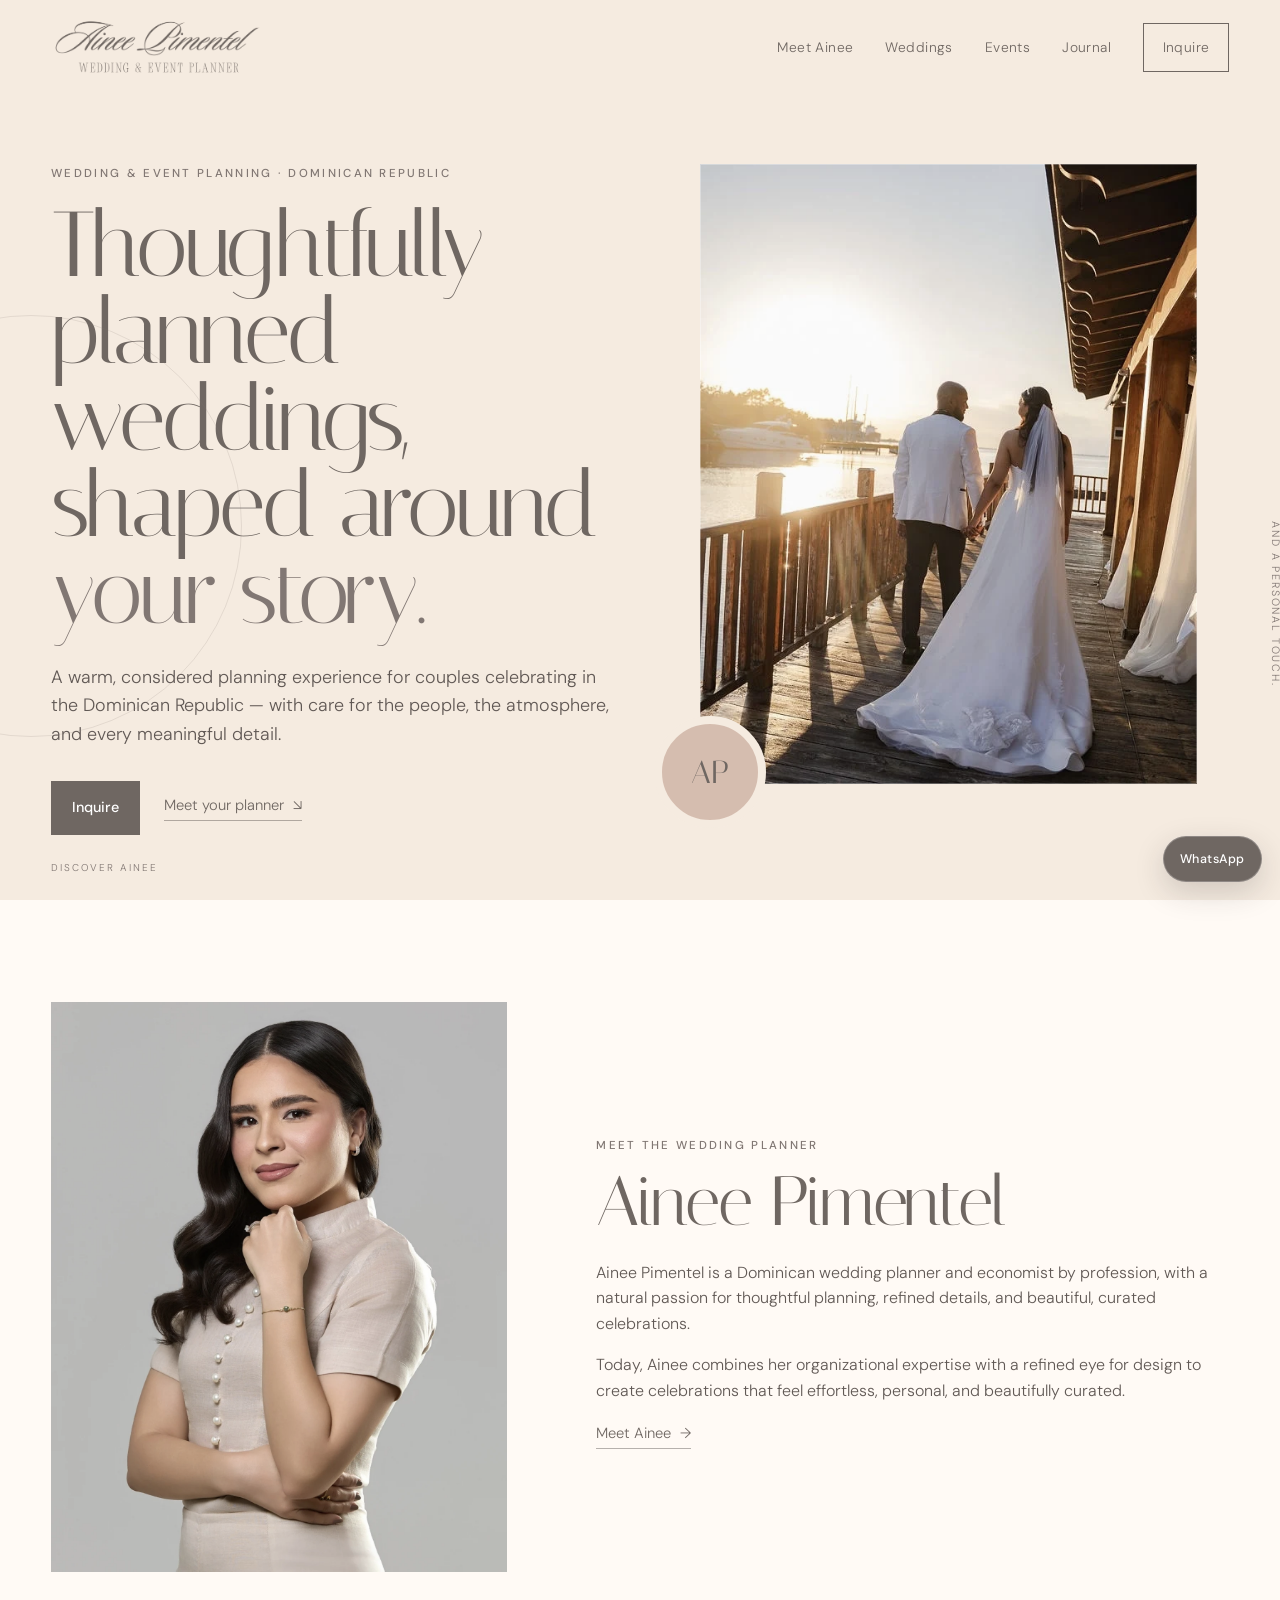
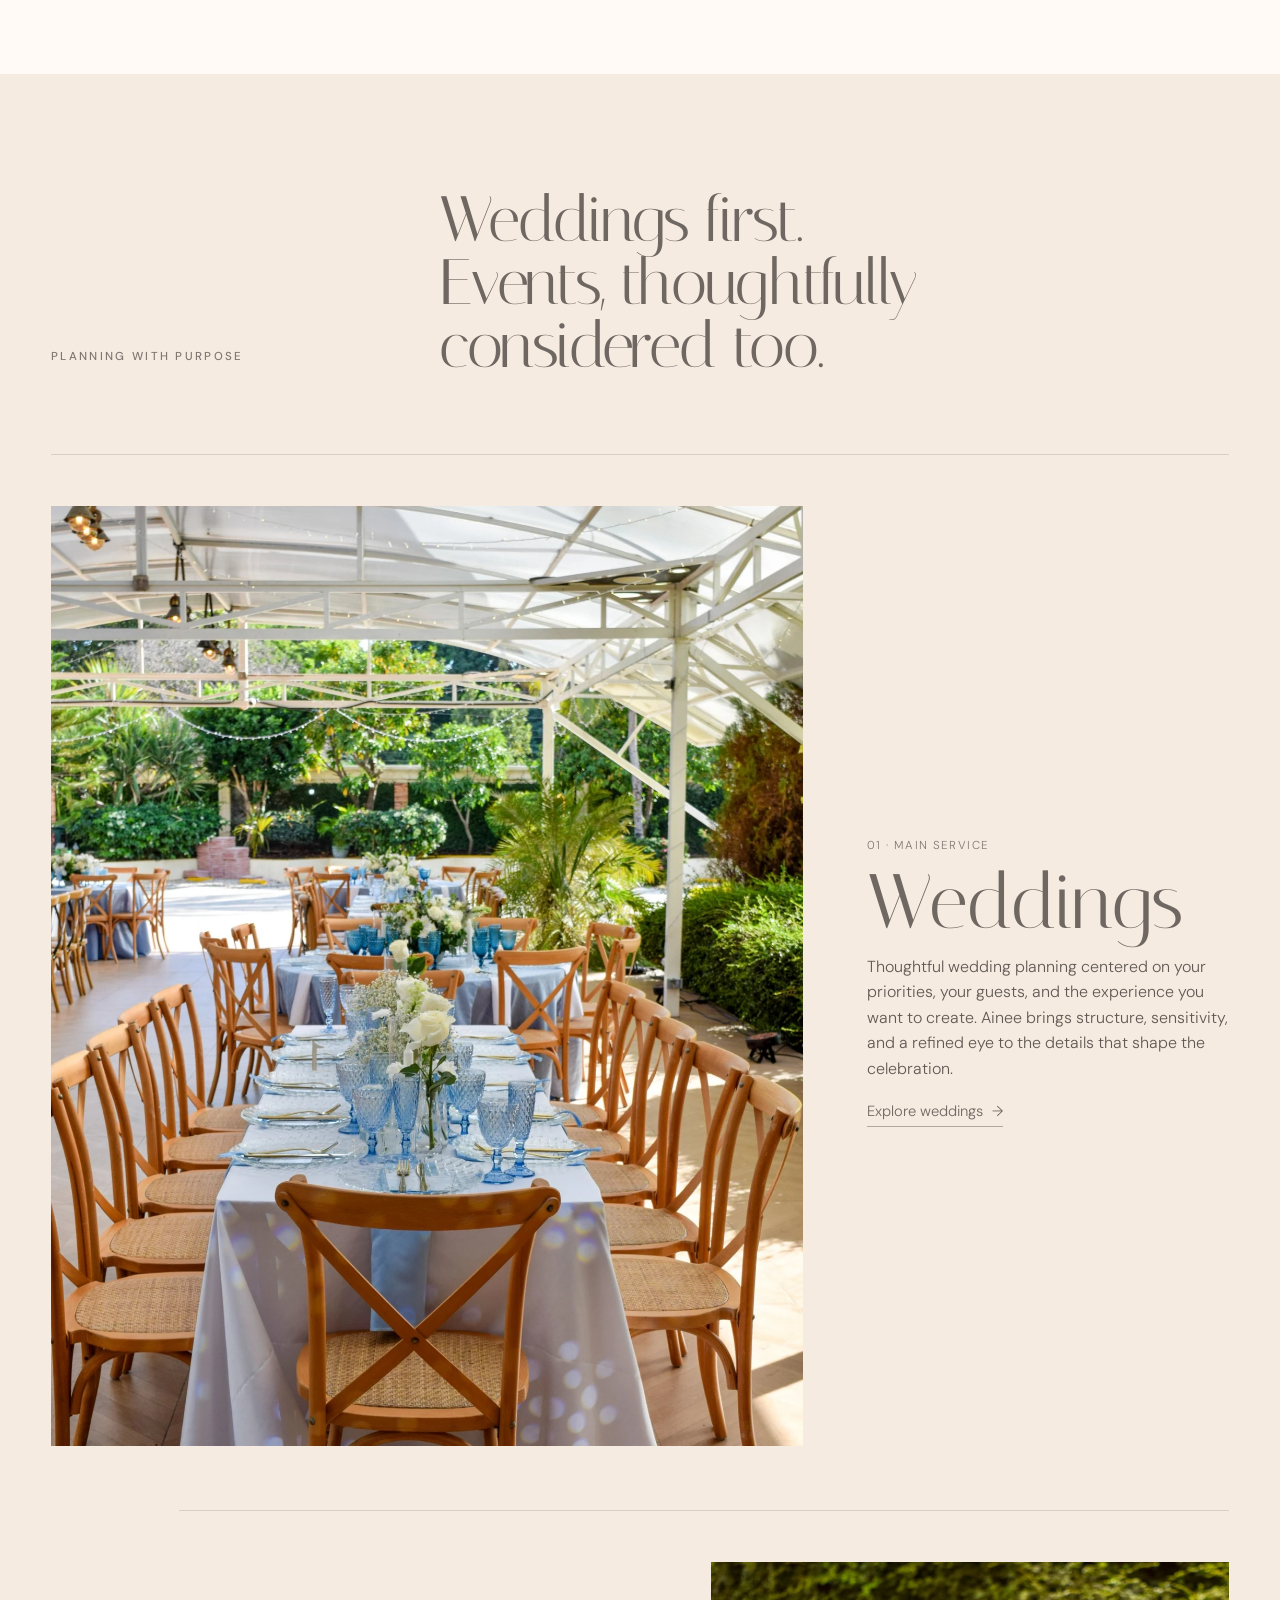
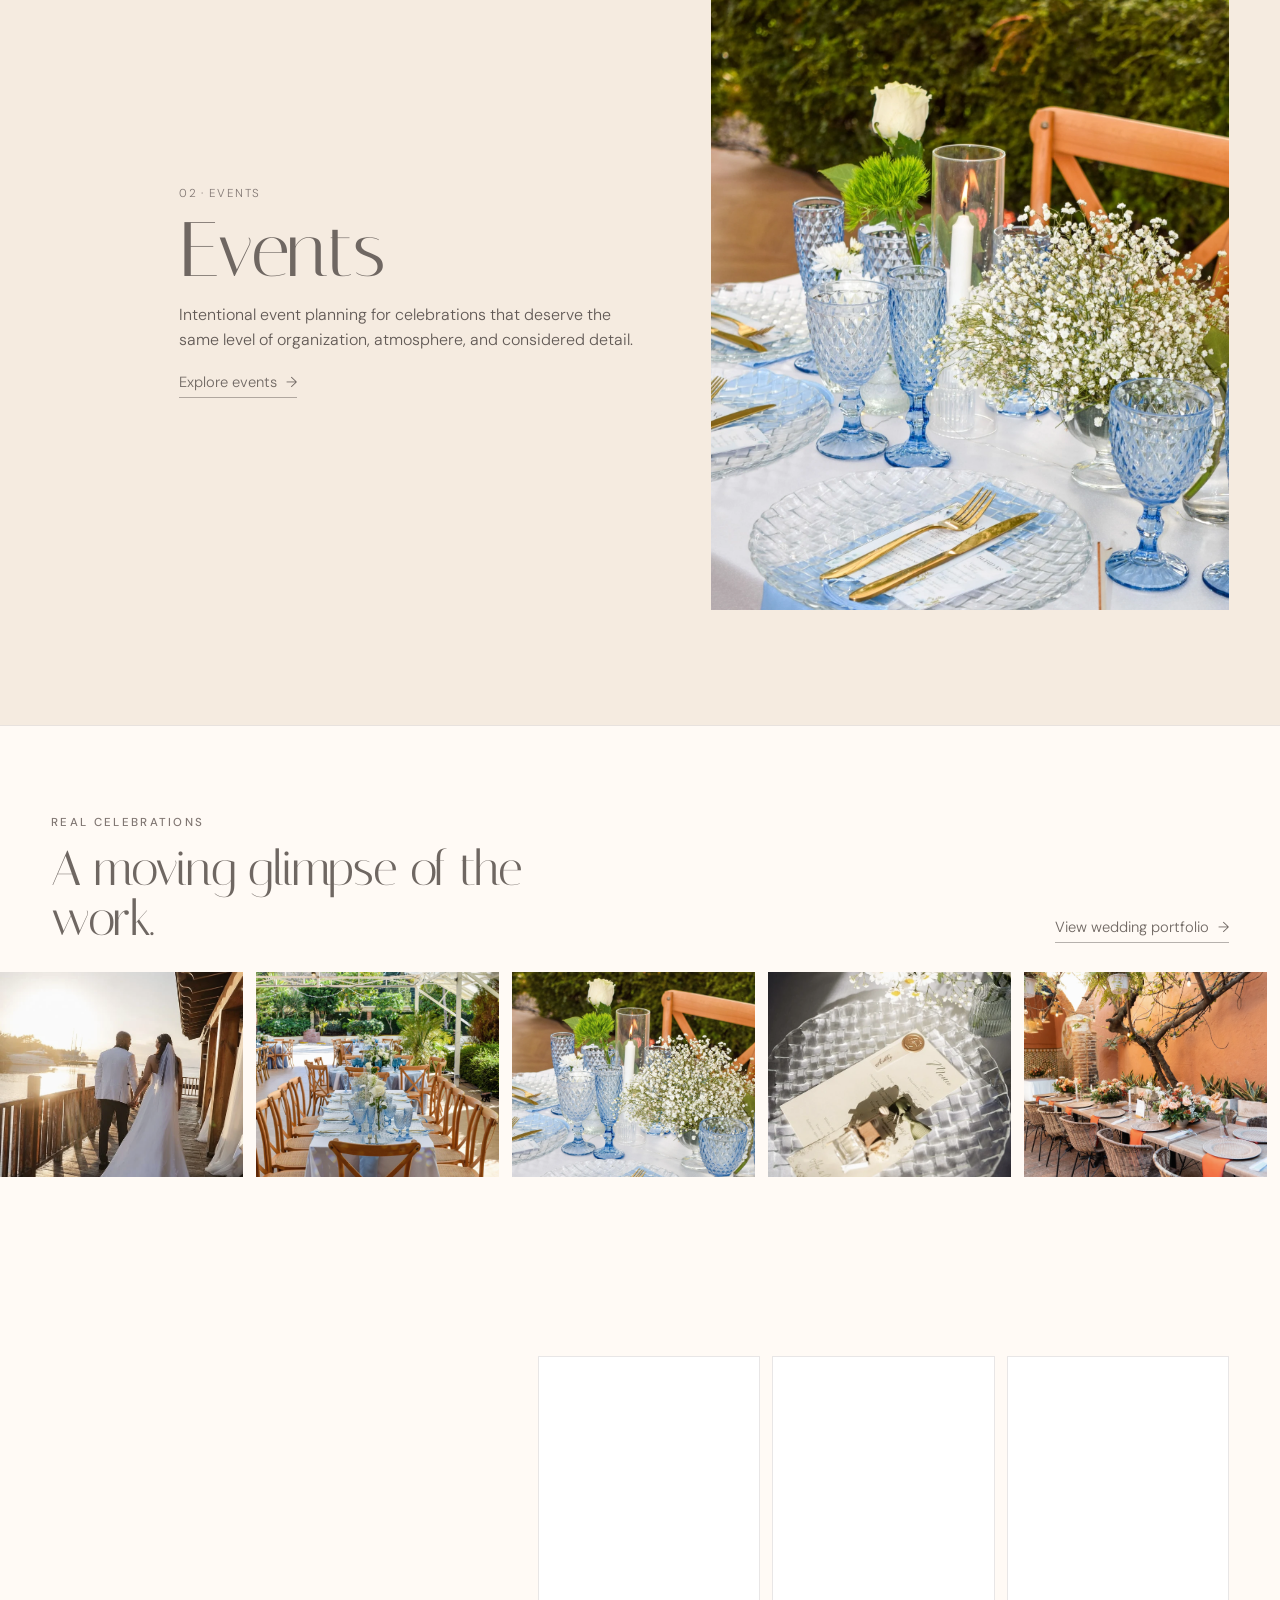
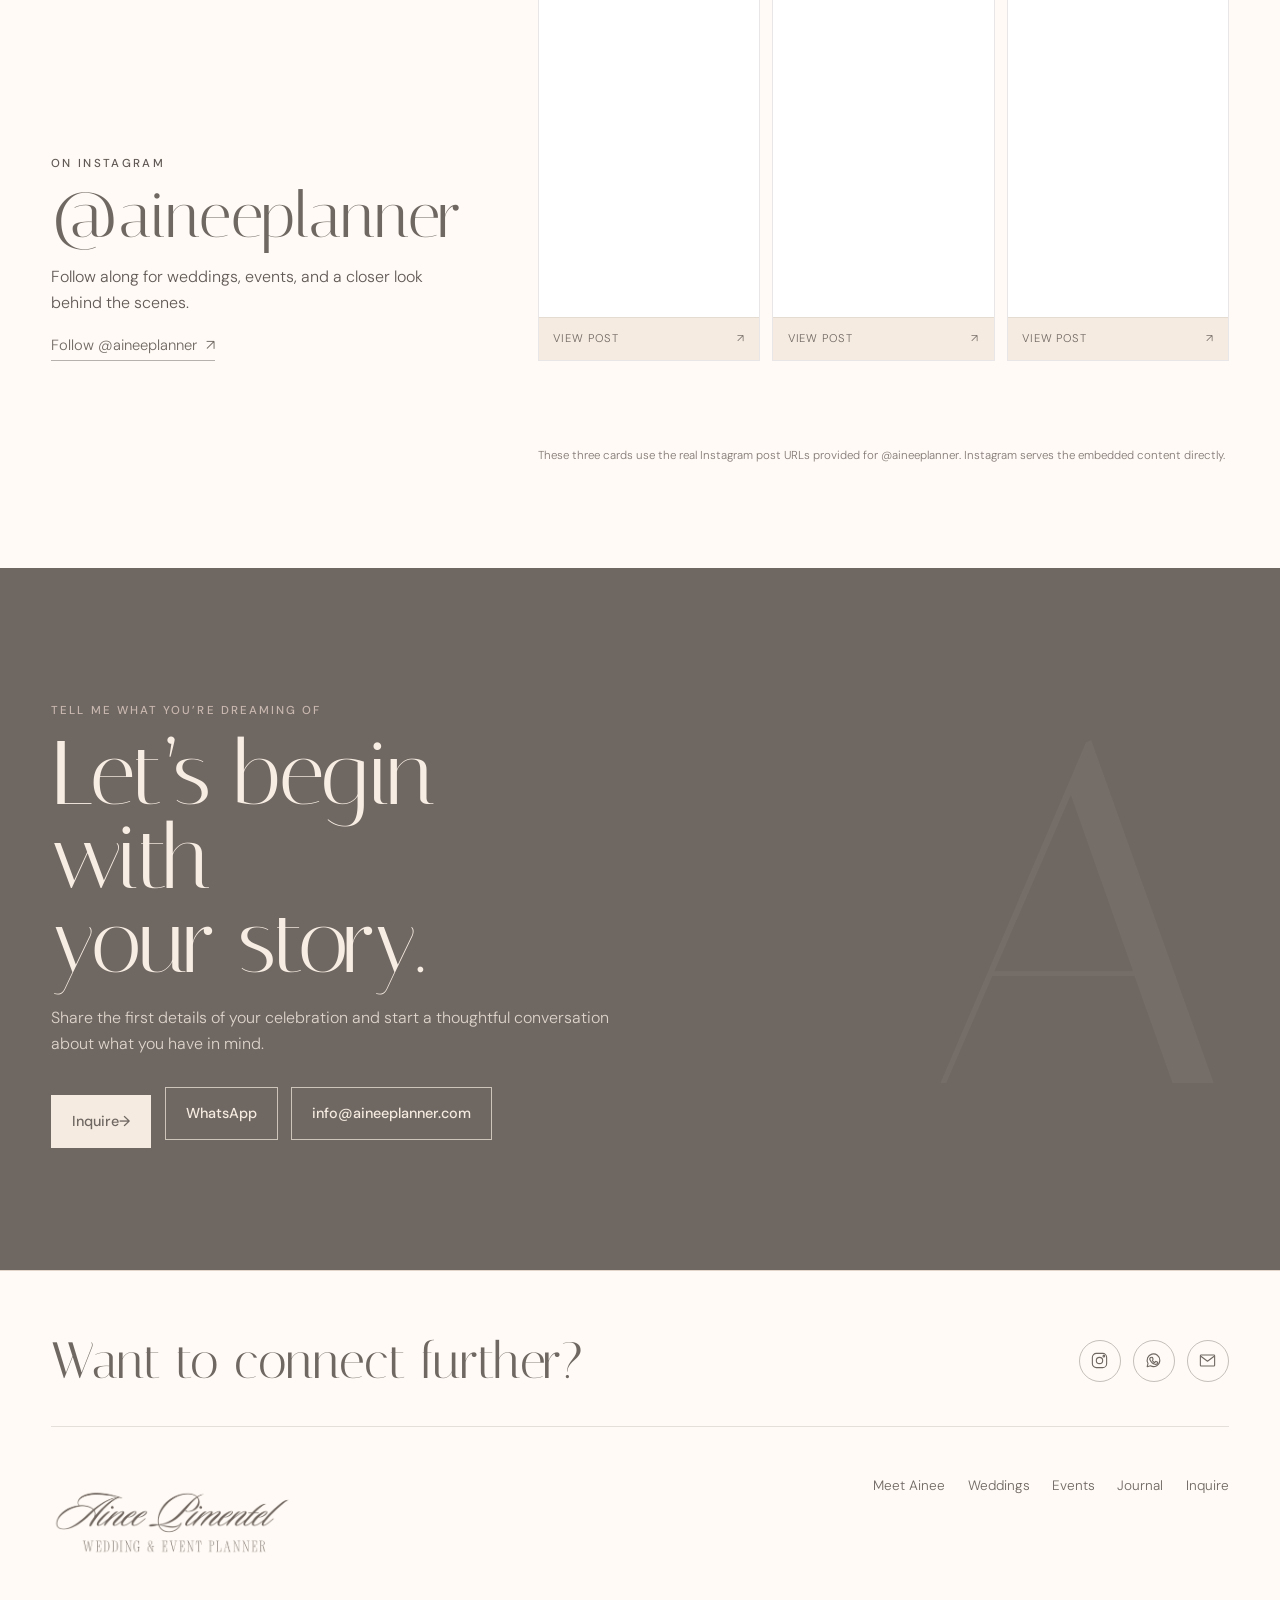
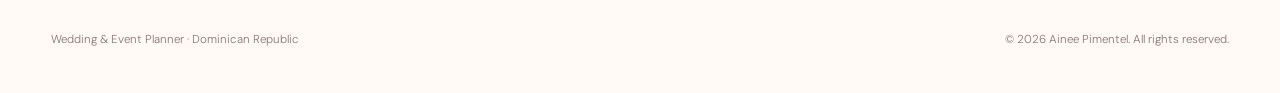
<file: index.html>
<!doctype html>
<html lang="en">
<head>
  <meta charset="utf-8" />
  <meta name="viewport" content="width=device-width, initial-scale=1" />
  <meta name="robots" content="noindex,nofollow,noarchive" />
  <meta name="theme-color" content="#f5ebe0" />
  <meta name="description" content="Ainee Pimentel — Wedding & Event Planner in the Dominican Republic." />
  <title>Ainee Pimentel | Wedding & Event Planner</title>
  <link rel="preconnect" href="https://fonts.googleapis.com">
  <link rel="preconnect" href="https://fonts.gstatic.com" crossorigin>
  <link href="https://fonts.googleapis.com/css2?family=DM+Sans:wght@300;400;500;600&family=Italiana&display=swap" rel="stylesheet">
  <link rel="stylesheet" href="./styles.css" />
</head>
<body>
  <a class="skip-link" href="#main">Skip to content</a>
  <header class="site-header" data-header>
    <a class="brand" href="index.html" aria-label="Ainee Pimentel — Home">
      <img src="logo-ainee.png" alt="Ainee Pimentel — Wedding & Event Planner" />
    </a>
    <button class="menu-toggle" type="button" aria-expanded="false" aria-controls="site-nav" aria-label="Open navigation menu" data-menu-toggle>
      <span>Menu</span><i></i><i></i>
    </button>
    <nav id="site-nav" class="site-nav" aria-label="Primary" data-nav>
      <a href="meet-ainee.html">Meet Ainee</a>
      <a href="weddings.html">Weddings</a>
      <a href="events.html">Events</a>
      <a href="journal.html">Journal</a>
      <a href="inquiry.html" class="nav-cta">Inquire</a>
    </nav>
  </header>
  <main id="main">
    <section class="hero section-shell">
      <div class="hero-copy reveal">
        <p class="eyebrow">Wedding & event planning · Dominican Republic</p>
        <h1>Thoughtfully planned weddings, shaped around <em>your story.</em></h1>
        <p class="lede">A warm, considered planning experience for couples celebrating in the Dominican Republic — with care for the people, the atmosphere, and every meaningful detail.</p>
        <div class="hero-actions">
          <a class="button button-dark" href="inquiry.html">Inquire</a>
          <a class="text-link" href="meet-ainee.html">Meet your planner <span aria-hidden="true">↘</span></a>
        </div>
      </div>
      <div class="hero-art reveal" aria-label="Wedding photography">
        <div class="hero-wedding-frame"><img src="wedding-hero.webp" alt="Newlyweds walking together beside the water at sunset" /></div>
        <p class="side-note">Planning with intention<br>and a personal touch.</p>
        <div class="seal" aria-hidden="true"><span>AP</span></div>
      </div>
      <div class="scroll-note" aria-hidden="true">Discover Ainee</div>
    </section>

    <section class="home-meet section-shell" aria-labelledby="home-meet-title">
      <div class="home-meet-visual reveal"><div class="portrait-crop"><img src="ainee-pimentel.webp" alt="Ainee Pimentel, wedding and event planner" loading="lazy" /></div></div>
      <div class="home-meet-copy reveal">
        <p class="eyebrow">Meet the Wedding Planner</p>
        <h2 id="home-meet-title">Ainee Pimentel</h2>
        <p>Ainee Pimentel is a Dominican wedding planner and economist by profession, with a natural passion for thoughtful planning, refined details, and beautiful, curated celebrations.</p>
        <p>Today, Ainee combines her organizational expertise with a refined eye for design to create celebrations that feel effortless, personal, and beautifully curated.</p>
        <a class="text-link" href="meet-ainee.html">Meet Ainee <span aria-hidden="true">→</span></a>
      </div>
    </section>

    <section class="services-home section-shell" aria-labelledby="services-title">
      <div class="services-heading reveal">
        <p class="eyebrow">Planning with purpose</p>
        <h2 id="services-title">Weddings first. Events, thoughtfully considered too.</h2>
      </div>
      <article class="service-feature service-weddings reveal">
        <div class="service-image"><img src="wedding-reception-wide.webp" alt="Elegant wedding reception tables in a bright venue" loading="lazy" /></div>
        <div class="service-copy"><p class="service-number">01 · Main service</p><h3>Weddings</h3><p>Thoughtful wedding planning centered on your priorities, your guests, and the experience you want to create. Ainee brings structure, sensitivity, and a refined eye to the details that shape the celebration.</p><a class="text-link" href="weddings.html">Explore weddings <span aria-hidden="true">→</span></a></div>
      </article>
      <article class="service-feature service-events reveal">
        <div class="service-copy"><p class="service-number">02 · Events</p><h3>Events</h3><p>Intentional event planning for celebrations that deserve the same level of organization, atmosphere, and considered detail.</p><a class="text-link" href="events.html">Explore events <span aria-hidden="true">→</span></a></div>
        <div class="service-image service-image-small"><img src="wedding-table-blue.webp" alt="Curated table styling from the current project photography" loading="lazy" /></div>
      </article>
    </section>

    <section class="home-weddings" aria-labelledby="home-weddings-title">
      <div class="section-shell home-weddings-head reveal">
        <div><p class="eyebrow">Real celebrations</p><h2 id="home-weddings-title">A moving glimpse of the work.</h2></div>
        <a class="text-link" href="weddings.html">View wedding portfolio <span aria-hidden="true">→</span></a>
      </div>
      <div class="wedding-marquee" role="region" aria-label="Selected wedding photographs">
        <div class="wedding-marquee-track">
          <a class="wedding-marquee-card" href="weddings.html"><img src="wedding-hero.webp" alt="Selected wedding portfolio photograph" loading="lazy" /></a><a class="wedding-marquee-card" href="weddings.html"><img src="wedding-reception-wide.webp" alt="Selected wedding portfolio photograph" loading="lazy" /></a><a class="wedding-marquee-card" href="weddings.html"><img src="wedding-table-blue.webp" alt="Selected wedding portfolio photograph" loading="lazy" /></a><a class="wedding-marquee-card" href="weddings.html"><img src="wedding-detail-menu.webp" alt="Selected wedding portfolio photograph" loading="lazy" /></a><a class="wedding-marquee-card" href="weddings.html"><img src="wedding-courtyard.webp" alt="Selected wedding portfolio photograph" loading="lazy" /></a><a class="wedding-marquee-card" href="weddings.html"><img src="wedding-couple-joy.webp" alt="Selected wedding portfolio photograph" loading="lazy" /></a><a class="wedding-marquee-card" href="weddings.html"><img src="wedding-table-sunset.webp" alt="Selected wedding portfolio photograph" loading="lazy" /></a>
          <a class="wedding-marquee-card" href="weddings.html" aria-hidden="true" tabindex="-1"><img src="wedding-hero.webp" alt="" loading="lazy" /></a><a class="wedding-marquee-card" href="weddings.html" aria-hidden="true" tabindex="-1"><img src="wedding-reception-wide.webp" alt="" loading="lazy" /></a><a class="wedding-marquee-card" href="weddings.html" aria-hidden="true" tabindex="-1"><img src="wedding-table-blue.webp" alt="" loading="lazy" /></a><a class="wedding-marquee-card" href="weddings.html" aria-hidden="true" tabindex="-1"><img src="wedding-detail-menu.webp" alt="" loading="lazy" /></a><a class="wedding-marquee-card" href="weddings.html" aria-hidden="true" tabindex="-1"><img src="wedding-courtyard.webp" alt="" loading="lazy" /></a><a class="wedding-marquee-card" href="weddings.html" aria-hidden="true" tabindex="-1"><img src="wedding-couple-joy.webp" alt="" loading="lazy" /></a><a class="wedding-marquee-card" href="weddings.html" aria-hidden="true" tabindex="-1"><img src="wedding-table-sunset.webp" alt="" loading="lazy" /></a>
        </div>
      </div>
    </section>

    <section class="instagram-home section-shell" aria-labelledby="instagram-title">
      <div class="instagram-copy reveal">
        <p class="eyebrow">On Instagram</p>
        <h2 id="instagram-title">@aineeplanner</h2>
        <p>Follow along for weddings, events, and a closer look behind the scenes.</p>
        <a class="text-link" href="https://www.instagram.com/aineeplanner?stkn=bjY0MzduYWdjZDFm&utm_source=qr" target="_blank" rel="noopener noreferrer">Follow @aineeplanner <span aria-hidden="true">↗</span></a>
      </div>
      <div class="instagram-grid reveal" aria-label="Recent Instagram posts from @aineeplanner">
        <article class="instagram-post-card">
          <iframe class="instagram-embed" src="https://www.instagram.com/p/Dc_uLw1lBR4/embed/" title="Instagram post by @aineeplanner" loading="lazy" allowtransparency="true" scrolling="no" frameborder="0"></iframe>
          <a class="instagram-post-link" href="https://www.instagram.com/p/Dc_uLw1lBR4/?img_index=1" target="_blank" rel="noopener noreferrer" aria-label="Open this Instagram post">View post <span aria-hidden="true">↗</span></a>
        </article>
        <article class="instagram-post-card">
          <iframe class="instagram-embed" src="https://www.instagram.com/p/Db4JOHOlKYL/embed/" title="Instagram post by @aineeplanner" loading="lazy" allowtransparency="true" scrolling="no" frameborder="0"></iframe>
          <a class="instagram-post-link" href="https://www.instagram.com/p/Db4JOHOlKYL/?img_index=1" target="_blank" rel="noopener noreferrer" aria-label="Open this Instagram post">View post <span aria-hidden="true">↗</span></a>
        </article>
        <article class="instagram-post-card">
          <iframe class="instagram-embed" src="https://www.instagram.com/p/DXMlw2Jjbvr/embed/" title="Instagram post by @aineeplanner" loading="lazy" allowtransparency="true" scrolling="no" frameborder="0"></iframe>
          <a class="instagram-post-link" href="https://www.instagram.com/p/DXMlw2Jjbvr/?img_index=1" target="_blank" rel="noopener noreferrer" aria-label="Open this Instagram post">View post <span aria-hidden="true">↗</span></a>
        </article>
      </div>
      <p class="integration-note">These three cards use the real Instagram post URLs provided for @aineeplanner. Instagram serves the embedded content directly.</p>
    </section>

    <section class="contact home-contact section-shell" aria-labelledby="home-contact-title">
      <div class="contact-panel reveal">
        <p class="eyebrow">Tell me what you’re dreaming of</p>
        <h2 id="home-contact-title" class="contact-title">Let’s begin with your story.</h2>
        <p>Share the first details of your celebration and start a thoughtful conversation about what you have in mind.</p>
        <div class="contact-actions">
          <a class="button button-light" href="inquiry.html">Inquire <span aria-hidden="true">→</span></a>
          <a class="button button-contact-outline" href="https://wa.me/18098798605" target="_blank" rel="noopener noreferrer">WhatsApp</a>
          <a class="button button-contact-outline" href="mailto:info@aineeplanner.com">info@aineeplanner.com</a>
        </div>
      </div>
      <div class="contact-mark reveal" aria-hidden="true">A</div>
    </section>
  </main>
  <footer class="site-footer section-shell">
    <div class="footer-connect">
      <p class="footer-script">Want to connect further?</p>
      <div class="social-icons" aria-label="Contact links">
        <a href="https://www.instagram.com/aineeplanner?stkn=bjY0MzduYWdjZDFm&utm_source=qr" target="_blank" rel="noopener noreferrer" aria-label="Instagram @aineeplanner" title="Instagram">
          <svg viewBox="0 0 24 24" aria-hidden="true"><rect x="3" y="3" width="18" height="18" rx="5"></rect><circle cx="12" cy="12" r="4"></circle><circle cx="17.5" cy="6.5" r="1"></circle></svg>
        </a>
        <a href="https://wa.me/18098798605" target="_blank" rel="noopener noreferrer" aria-label="WhatsApp +1 809 879 8605" title="WhatsApp">
          <svg viewBox="0 0 24 24" aria-hidden="true"><path d="M20 11.7a8 8 0 0 1-11.8 7l-4.2 1.1 1.1-4.1A8 8 0 1 1 20 11.7Z"></path><path d="M9 8.3c.2-.4.4-.4.7-.4h.5c.2 0 .4.1.5.4l.7 1.7c.1.3.1.5-.1.7l-.6.8c-.2.2-.1.4 0 .6.5.9 1.4 1.8 2.3 2.3.2.1.4.2.6 0l.8-1c.2-.2.4-.3.7-.2l1.7.8c.3.1.4.3.4.5 0 .3-.1 1.3-.8 1.8-.6.5-1.5.8-2.5.5-1.2-.3-2.7-1-4.1-2.3-1.2-1.2-2-2.5-2.4-3.7-.4-1.1.1-2 .6-2.5Z"></path></svg>
        </a>
        <a href="mailto:info@aineeplanner.com" aria-label="Email info@aineeplanner.com" title="Email">
          <svg viewBox="0 0 24 24" aria-hidden="true"><rect x="3" y="5" width="18" height="14" rx="1"></rect><path d="m4 7 8 6 8-6"></path></svg>
        </a>
      </div>
    </div>
    <div class="footer-brand"><img src="logo-ainee.png" alt="Ainee Pimentel" /></div>
    <div class="footer-nav">
      <a href="meet-ainee.html">Meet Ainee</a><a href="weddings.html">Weddings</a><a href="events.html">Events</a><a href="journal.html">Journal</a><a href="inquiry.html">Inquire</a>
    </div>
    <p class="footer-note">Wedding & Event Planner · Dominican Republic</p>
    <p class="copyright">© <span data-year></span> Ainee Pimentel. All rights reserved.</p>
  </footer>
  <a class="whatsapp-float" href="https://wa.me/18098798605" target="_blank" rel="noopener noreferrer" aria-label="Contact Ainee Pimentel on WhatsApp">WhatsApp</a>
  <script src="./script.js"></script>
</body>
</html>
</file>
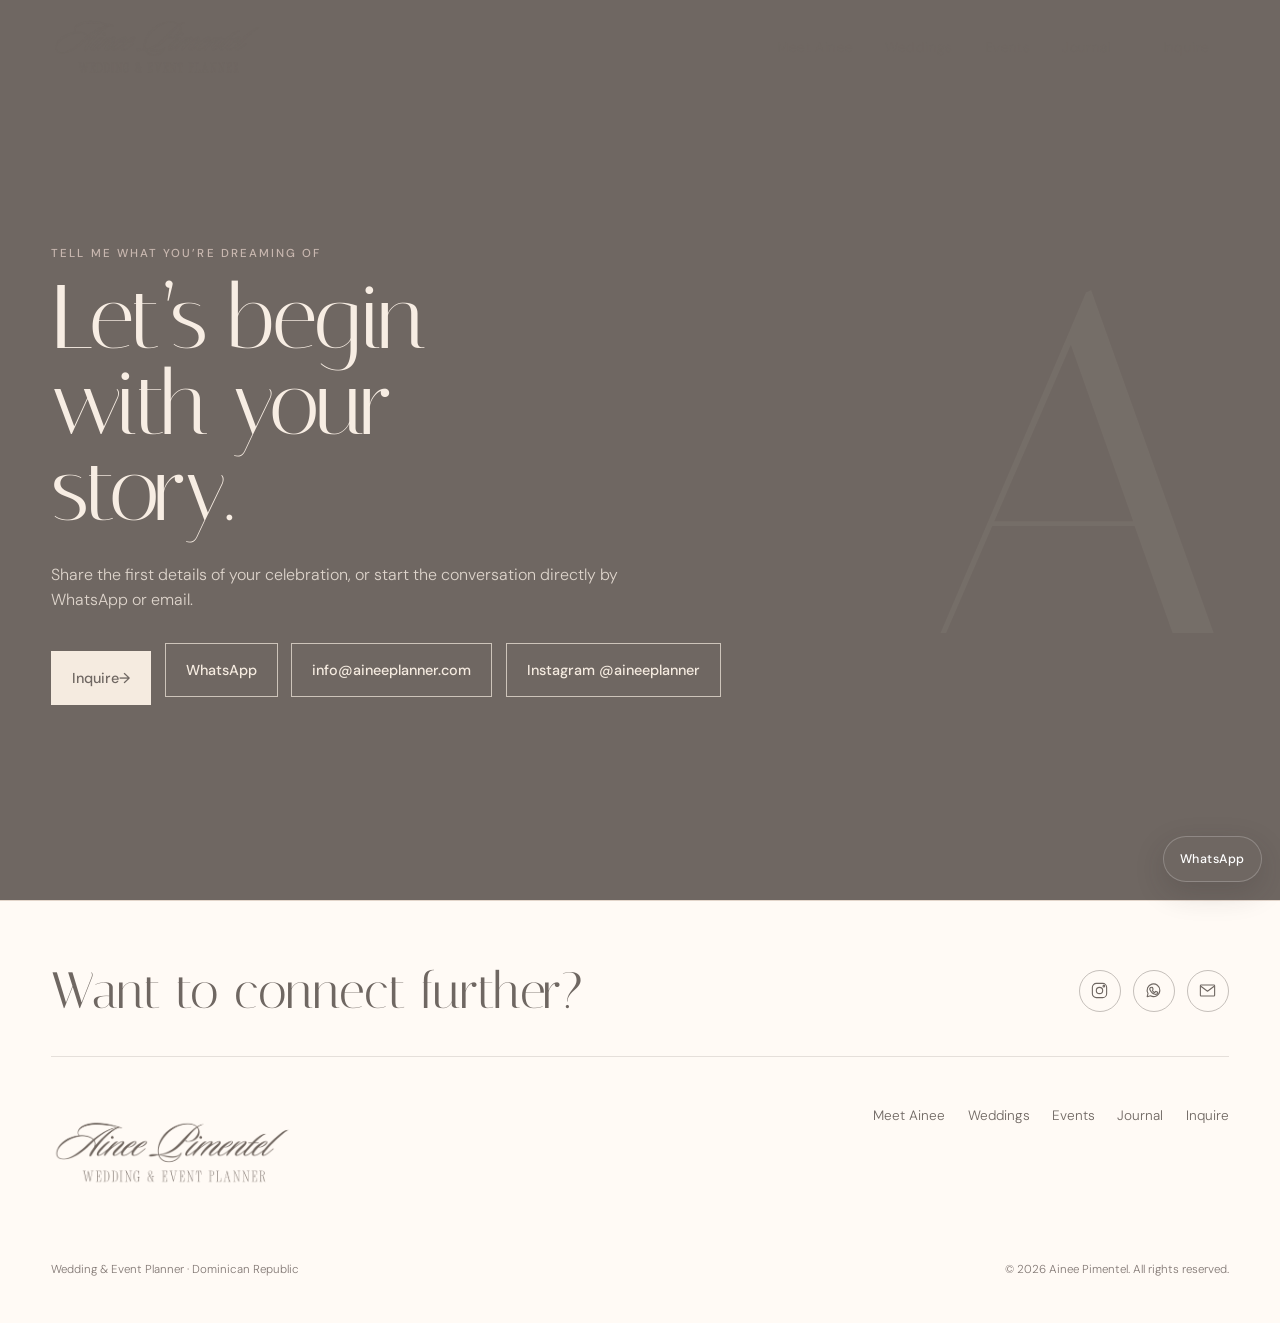
<file: contact.html>
<!doctype html>
<html lang="en"><head><meta charset="utf-8" /><meta name="viewport" content="width=device-width, initial-scale=1" /><meta name="robots" content="noindex,nofollow,noarchive" /><meta name="theme-color" content="#6f6762" /><meta name="description" content="Contact Ainee Pimentel to begin planning your celebration in the Dominican Republic." /><title>Contact | Ainee Pimentel</title>
  <link rel="preconnect" href="https://fonts.googleapis.com">
  <link rel="preconnect" href="https://fonts.gstatic.com" crossorigin>
  <link href="https://fonts.googleapis.com/css2?family=DM+Sans:wght@300;400;500;600&family=Italiana&display=swap" rel="stylesheet">
  <link rel="stylesheet" href="./styles.css" /></head>
<body><a class="skip-link" href="#main">Skip to content</a>
  <header class="site-header" data-header>
    <a class="brand" href="index.html" aria-label="Ainee Pimentel — Home">
      <img src="logo-ainee.png" alt="Ainee Pimentel — Wedding & Event Planner" />
    </a>
    <button class="menu-toggle" type="button" aria-expanded="false" aria-controls="site-nav" aria-label="Open navigation menu" data-menu-toggle>
      <span>Menu</span><i></i><i></i>
    </button>
    <nav id="site-nav" class="site-nav" aria-label="Primary" data-nav>
      <a href="meet-ainee.html">Meet Ainee</a>
      <a href="weddings.html">Weddings</a>
      <a href="events.html">Events</a>
      <a href="journal.html">Journal</a>
      <a href="inquiry.html" class="nav-cta">Inquire</a>
    </nav>
  </header>
<main id="main" class="page-main contact-page-main"><section class="contact section-shell page-contact"><div class="contact-panel reveal"><p class="eyebrow">Tell me what you’re dreaming of</p><h1 class="page-title contact-title">Let’s begin with your story.</h1><p>Share the first details of your celebration, or start the conversation directly by WhatsApp or email.</p><div class="contact-actions"><a class="button button-light" href="inquiry.html">Inquire <span aria-hidden="true">→</span></a><a class="button button-contact-outline" href="https://wa.me/18098798605" target="_blank" rel="noopener noreferrer">WhatsApp</a><a class="button button-contact-outline" href="mailto:info@aineeplanner.com">info@aineeplanner.com</a><a class="button button-contact-outline" href="https://www.instagram.com/aineeplanner?stkn=bjY0MzduYWdjZDFm&utm_source=qr" target="_blank" rel="noopener noreferrer">Instagram @aineeplanner</a></div></div><div class="contact-mark reveal" aria-hidden="true">A</div></section></main>
  <footer class="site-footer section-shell">
    <div class="footer-connect">
      <p class="footer-script">Want to connect further?</p>
      <div class="social-icons" aria-label="Contact links">
        <a href="https://www.instagram.com/aineeplanner?stkn=bjY0MzduYWdjZDFm&utm_source=qr" target="_blank" rel="noopener noreferrer" aria-label="Instagram @aineeplanner" title="Instagram">
          <svg viewBox="0 0 24 24" aria-hidden="true"><rect x="3" y="3" width="18" height="18" rx="5"></rect><circle cx="12" cy="12" r="4"></circle><circle cx="17.5" cy="6.5" r="1"></circle></svg>
        </a>
        <a href="https://wa.me/18098798605" target="_blank" rel="noopener noreferrer" aria-label="WhatsApp +1 809 879 8605" title="WhatsApp">
          <svg viewBox="0 0 24 24" aria-hidden="true"><path d="M20 11.7a8 8 0 0 1-11.8 7l-4.2 1.1 1.1-4.1A8 8 0 1 1 20 11.7Z"></path><path d="M9 8.3c.2-.4.4-.4.7-.4h.5c.2 0 .4.1.5.4l.7 1.7c.1.3.1.5-.1.7l-.6.8c-.2.2-.1.4 0 .6.5.9 1.4 1.8 2.3 2.3.2.1.4.2.6 0l.8-1c.2-.2.4-.3.7-.2l1.7.8c.3.1.4.3.4.5 0 .3-.1 1.3-.8 1.8-.6.5-1.5.8-2.5.5-1.2-.3-2.7-1-4.1-2.3-1.2-1.2-2-2.5-2.4-3.7-.4-1.1.1-2 .6-2.5Z"></path></svg>
        </a>
        <a href="mailto:info@aineeplanner.com" aria-label="Email info@aineeplanner.com" title="Email">
          <svg viewBox="0 0 24 24" aria-hidden="true"><rect x="3" y="5" width="18" height="14" rx="1"></rect><path d="m4 7 8 6 8-6"></path></svg>
        </a>
      </div>
    </div>
    <div class="footer-brand"><img src="logo-ainee.png" alt="Ainee Pimentel" /></div>
    <div class="footer-nav">
      <a href="meet-ainee.html">Meet Ainee</a><a href="weddings.html">Weddings</a><a href="events.html">Events</a><a href="journal.html">Journal</a><a href="inquiry.html">Inquire</a>
    </div>
    <p class="footer-note">Wedding & Event Planner · Dominican Republic</p>
    <p class="copyright">© <span data-year></span> Ainee Pimentel. All rights reserved.</p>
  </footer>
  <a class="whatsapp-float" href="https://wa.me/18098798605" target="_blank" rel="noopener noreferrer" aria-label="Contact Ainee Pimentel on WhatsApp">WhatsApp</a>
<script src="./script.js"></script></body></html>
</file>
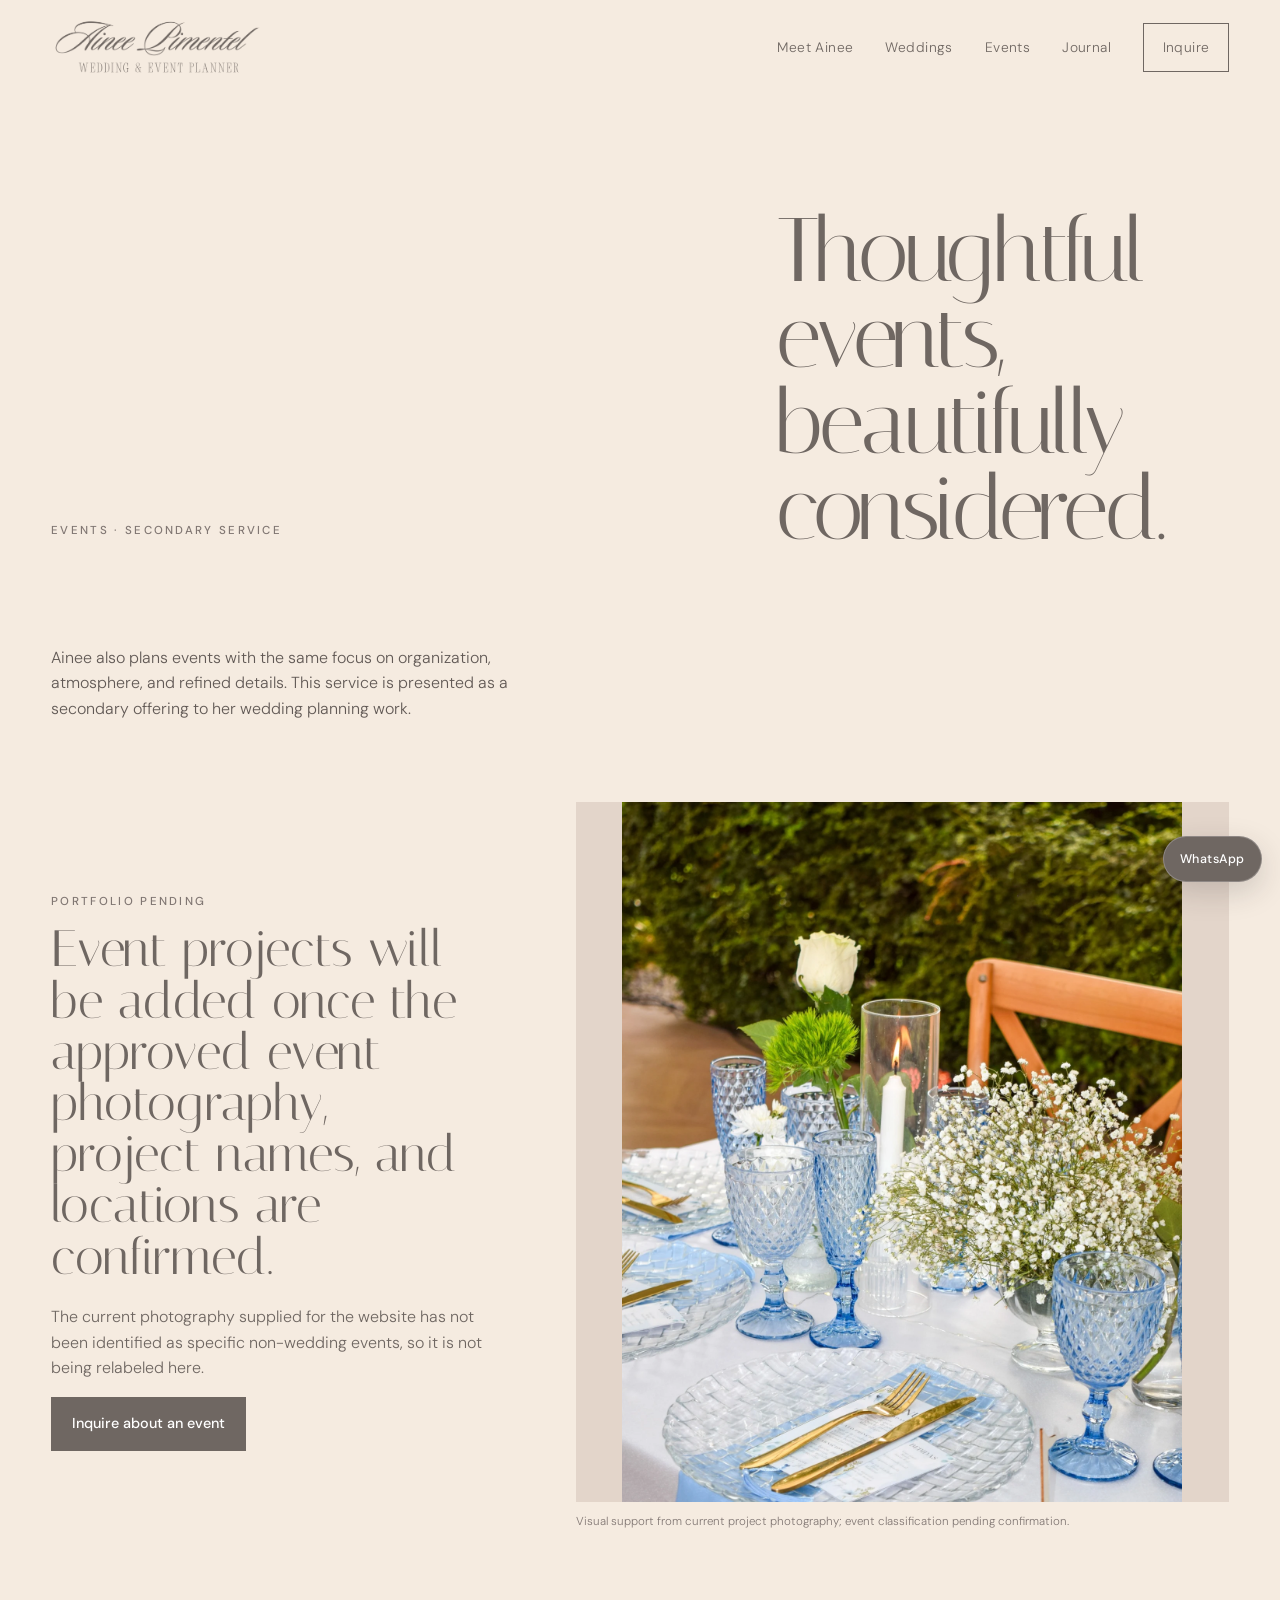
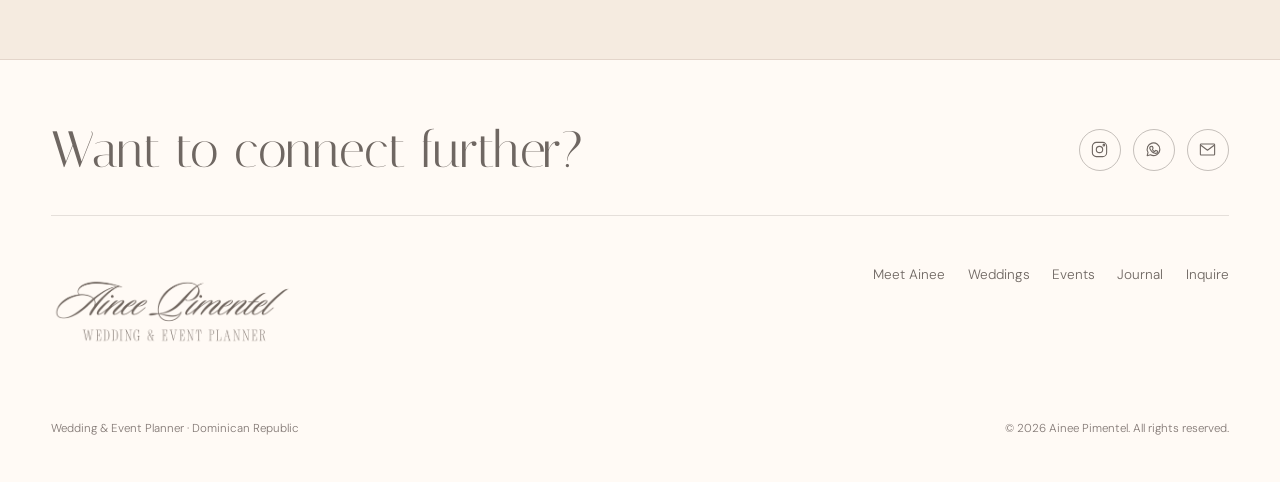
<file: events.html>
<!doctype html>
<html lang="en"><head><meta charset="utf-8" /><meta name="viewport" content="width=device-width, initial-scale=1" /><meta name="robots" content="noindex,nofollow,noarchive" /><meta name="theme-color" content="#f5ebe0" /><meta name="description" content="Event planning by Ainee Pimentel in the Dominican Republic." /><title>Events | Ainee Pimentel</title>
  <link rel="preconnect" href="https://fonts.googleapis.com">
  <link rel="preconnect" href="https://fonts.gstatic.com" crossorigin>
  <link href="https://fonts.googleapis.com/css2?family=DM+Sans:wght@300;400;500;600&family=Italiana&display=swap" rel="stylesheet">
  <link rel="stylesheet" href="./styles.css" /></head>
<body><a class="skip-link" href="#main">Skip to content</a>
  <header class="site-header" data-header>
    <a class="brand" href="index.html" aria-label="Ainee Pimentel — Home">
      <img src="logo-ainee.png" alt="Ainee Pimentel — Wedding & Event Planner" />
    </a>
    <button class="menu-toggle" type="button" aria-expanded="false" aria-controls="site-nav" aria-label="Open navigation menu" data-menu-toggle>
      <span>Menu</span><i></i><i></i>
    </button>
    <nav id="site-nav" class="site-nav" aria-label="Primary" data-nav>
      <a href="meet-ainee.html">Meet Ainee</a>
      <a href="weddings.html">Weddings</a>
      <a href="events.html" aria-current="page">Events</a>
      <a href="journal.html">Journal</a>
      <a href="inquiry.html" class="nav-cta">Inquire</a>
    </nav>
  </header>
<main id="main" class="page-main portfolio-main">
  <section class="portfolio-intro section-shell reveal"><p class="eyebrow">Events · Secondary service</p><h1 class="page-title">Thoughtful events, beautifully considered.</h1><p>Ainee also plans events with the same focus on organization, atmosphere, and refined details. This service is presented as a secondary offering to her wedding planning work.</p></section>
  <section class="events-pending section-shell reveal">
    <div class="events-pending-copy"><p class="eyebrow">Portfolio pending</p><h2>Event projects will be added once the approved event photography, project names, and locations are confirmed.</h2><p>The current photography supplied for the website has not been identified as specific non-wedding events, so it is not being relabeled here.</p><a class="button button-dark" href="inquiry.html">Inquire about an event</a></div>
    <figure><img src="wedding-table-blue.webp" alt="Curated tablescape from the current project photography, shown as visual support only" loading="lazy" /><figcaption>Visual support from current project photography; event classification pending confirmation.</figcaption></figure>
  </section>
</main>
  <footer class="site-footer section-shell">
    <div class="footer-connect">
      <p class="footer-script">Want to connect further?</p>
      <div class="social-icons" aria-label="Contact links">
        <a href="https://www.instagram.com/aineeplanner?stkn=bjY0MzduYWdjZDFm&utm_source=qr" target="_blank" rel="noopener noreferrer" aria-label="Instagram @aineeplanner" title="Instagram">
          <svg viewBox="0 0 24 24" aria-hidden="true"><rect x="3" y="3" width="18" height="18" rx="5"></rect><circle cx="12" cy="12" r="4"></circle><circle cx="17.5" cy="6.5" r="1"></circle></svg>
        </a>
        <a href="https://wa.me/18098798605" target="_blank" rel="noopener noreferrer" aria-label="WhatsApp +1 809 879 8605" title="WhatsApp">
          <svg viewBox="0 0 24 24" aria-hidden="true"><path d="M20 11.7a8 8 0 0 1-11.8 7l-4.2 1.1 1.1-4.1A8 8 0 1 1 20 11.7Z"></path><path d="M9 8.3c.2-.4.4-.4.7-.4h.5c.2 0 .4.1.5.4l.7 1.7c.1.3.1.5-.1.7l-.6.8c-.2.2-.1.4 0 .6.5.9 1.4 1.8 2.3 2.3.2.1.4.2.6 0l.8-1c.2-.2.4-.3.7-.2l1.7.8c.3.1.4.3.4.5 0 .3-.1 1.3-.8 1.8-.6.5-1.5.8-2.5.5-1.2-.3-2.7-1-4.1-2.3-1.2-1.2-2-2.5-2.4-3.7-.4-1.1.1-2 .6-2.5Z"></path></svg>
        </a>
        <a href="mailto:info@aineeplanner.com" aria-label="Email info@aineeplanner.com" title="Email">
          <svg viewBox="0 0 24 24" aria-hidden="true"><rect x="3" y="5" width="18" height="14" rx="1"></rect><path d="m4 7 8 6 8-6"></path></svg>
        </a>
      </div>
    </div>
    <div class="footer-brand"><img src="logo-ainee.png" alt="Ainee Pimentel" /></div>
    <div class="footer-nav">
      <a href="meet-ainee.html">Meet Ainee</a><a href="weddings.html">Weddings</a><a href="events.html">Events</a><a href="journal.html">Journal</a><a href="inquiry.html">Inquire</a>
    </div>
    <p class="footer-note">Wedding & Event Planner · Dominican Republic</p>
    <p class="copyright">© <span data-year></span> Ainee Pimentel. All rights reserved.</p>
  </footer>
  <a class="whatsapp-float" href="https://wa.me/18098798605" target="_blank" rel="noopener noreferrer" aria-label="Contact Ainee Pimentel on WhatsApp">WhatsApp</a>
<script src="./script.js"></script></body></html>
</file>
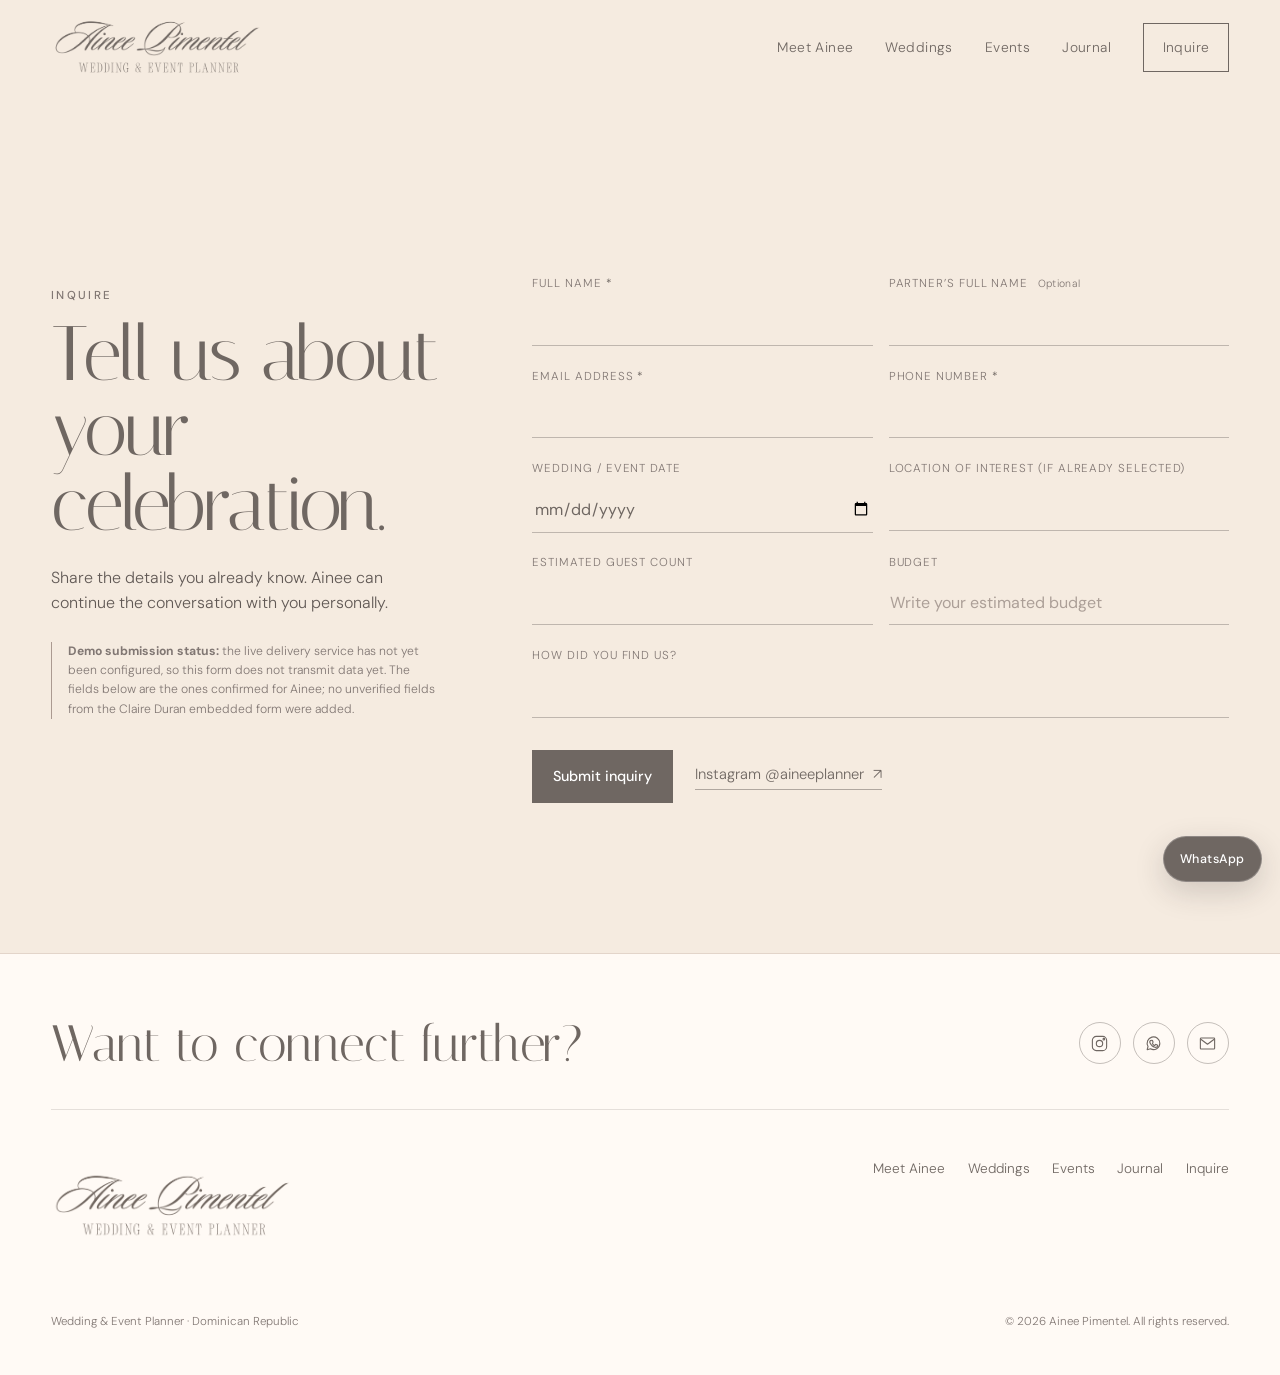
<file: inquiry.html>
<!doctype html>
<html lang="en"><head><meta charset="utf-8" /><meta name="viewport" content="width=device-width, initial-scale=1" /><meta name="robots" content="noindex,nofollow,noarchive" /><meta name="theme-color" content="#f5ebe0" /><meta name="description" content="Inquiry form for Ainee Pimentel, Wedding & Event Planner in the Dominican Republic." /><title>Inquire | Ainee Pimentel</title>
  <link rel="preconnect" href="https://fonts.googleapis.com">
  <link rel="preconnect" href="https://fonts.gstatic.com" crossorigin>
  <link href="https://fonts.googleapis.com/css2?family=DM+Sans:wght@300;400;500;600&family=Italiana&display=swap" rel="stylesheet">
  <link rel="stylesheet" href="./styles.css" /></head>
<body><a class="skip-link" href="#main">Skip to content</a>
  <header class="site-header" data-header>
    <a class="brand" href="index.html" aria-label="Ainee Pimentel — Home">
      <img src="logo-ainee.png" alt="Ainee Pimentel — Wedding & Event Planner" />
    </a>
    <button class="menu-toggle" type="button" aria-expanded="false" aria-controls="site-nav" aria-label="Open navigation menu" data-menu-toggle>
      <span>Menu</span><i></i><i></i>
    </button>
    <nav id="site-nav" class="site-nav" aria-label="Primary" data-nav>
      <a href="meet-ainee.html">Meet Ainee</a>
      <a href="weddings.html">Weddings</a>
      <a href="events.html">Events</a>
      <a href="journal.html">Journal</a>
      <a href="inquiry.html" class="nav-cta" aria-current="page">Inquire</a>
    </nav>
  </header>
<main id="main" class="page-main inquiry-page-main">
  <section class="inquiry-page section-shell" aria-labelledby="inquiry-title">
    <div class="inquiry-page-intro reveal"><p class="eyebrow">Inquire</p><h1 id="inquiry-title" class="page-title">Tell us about your celebration.</h1><p>Share the details you already know. Ainee can continue the conversation with you personally.</p><p class="form-demo-note"><strong>Demo submission status:</strong> the live delivery service has not yet been configured, so this form does not transmit data yet. The fields below are the ones confirmed for Ainee; no unverified fields from the Claire Duran embedded form were added.</p></div>
    <form class="inquiry-form reveal" data-demo-inquiry novalidate>
      <div class="form-grid">
        <label><span>Full Name <b aria-hidden="true">*</b></span><input type="text" name="full_name" autocomplete="name" required></label>
        <label><span>Partner’s Full Name <small>Optional</small></span><input type="text" name="partner_name" autocomplete="name"></label>
        <label><span>Email Address <b aria-hidden="true">*</b></span><input type="email" name="email" autocomplete="email" required></label>
        <label><span>Phone Number <b aria-hidden="true">*</b></span><input type="tel" name="phone" autocomplete="tel" required></label>
        <label><span>Wedding / Event Date</span><input type="date" name="event_date"></label>
        <label><span>Location of Interest (if already selected)</span><input type="text" name="location"></label>
        <label><span>Estimated Guest Count</span><input type="number" name="guest_count" min="1" inputmode="numeric"></label>
        <label><span>Budget</span><input type="text" name="budget" inputmode="decimal" placeholder="Write your estimated budget"></label>
        <label class="form-wide"><span>How did you find us?</span><input type="text" name="source"></label>
      </div>
      <div class="form-actions"><button class="button button-dark" type="submit">Submit inquiry</button><a class="text-link" href="https://www.instagram.com/aineeplanner?stkn=bjY0MzduYWdjZDFm&utm_source=qr" target="_blank" rel="noopener noreferrer">Instagram @aineeplanner <span aria-hidden="true">↗</span></a></div>
      <p class="form-status" role="status" aria-live="polite" data-form-status></p>
    </form>
  </section>
</main>
  <footer class="site-footer section-shell">
    <div class="footer-connect">
      <p class="footer-script">Want to connect further?</p>
      <div class="social-icons" aria-label="Contact links">
        <a href="https://www.instagram.com/aineeplanner?stkn=bjY0MzduYWdjZDFm&utm_source=qr" target="_blank" rel="noopener noreferrer" aria-label="Instagram @aineeplanner" title="Instagram">
          <svg viewBox="0 0 24 24" aria-hidden="true"><rect x="3" y="3" width="18" height="18" rx="5"></rect><circle cx="12" cy="12" r="4"></circle><circle cx="17.5" cy="6.5" r="1"></circle></svg>
        </a>
        <a href="https://wa.me/18098798605" target="_blank" rel="noopener noreferrer" aria-label="WhatsApp +1 809 879 8605" title="WhatsApp">
          <svg viewBox="0 0 24 24" aria-hidden="true"><path d="M20 11.7a8 8 0 0 1-11.8 7l-4.2 1.1 1.1-4.1A8 8 0 1 1 20 11.7Z"></path><path d="M9 8.3c.2-.4.4-.4.7-.4h.5c.2 0 .4.1.5.4l.7 1.7c.1.3.1.5-.1.7l-.6.8c-.2.2-.1.4 0 .6.5.9 1.4 1.8 2.3 2.3.2.1.4.2.6 0l.8-1c.2-.2.4-.3.7-.2l1.7.8c.3.1.4.3.4.5 0 .3-.1 1.3-.8 1.8-.6.5-1.5.8-2.5.5-1.2-.3-2.7-1-4.1-2.3-1.2-1.2-2-2.5-2.4-3.7-.4-1.1.1-2 .6-2.5Z"></path></svg>
        </a>
        <a href="mailto:info@aineeplanner.com" aria-label="Email info@aineeplanner.com" title="Email">
          <svg viewBox="0 0 24 24" aria-hidden="true"><rect x="3" y="5" width="18" height="14" rx="1"></rect><path d="m4 7 8 6 8-6"></path></svg>
        </a>
      </div>
    </div>
    <div class="footer-brand"><img src="logo-ainee.png" alt="Ainee Pimentel" /></div>
    <div class="footer-nav">
      <a href="meet-ainee.html">Meet Ainee</a><a href="weddings.html">Weddings</a><a href="events.html">Events</a><a href="journal.html">Journal</a><a href="inquiry.html">Inquire</a>
    </div>
    <p class="footer-note">Wedding & Event Planner · Dominican Republic</p>
    <p class="copyright">© <span data-year></span> Ainee Pimentel. All rights reserved.</p>
  </footer>
  <a class="whatsapp-float" href="https://wa.me/18098798605" target="_blank" rel="noopener noreferrer" aria-label="Contact Ainee Pimentel on WhatsApp">WhatsApp</a>
<script src="./script.js"></script></body></html>
</file>
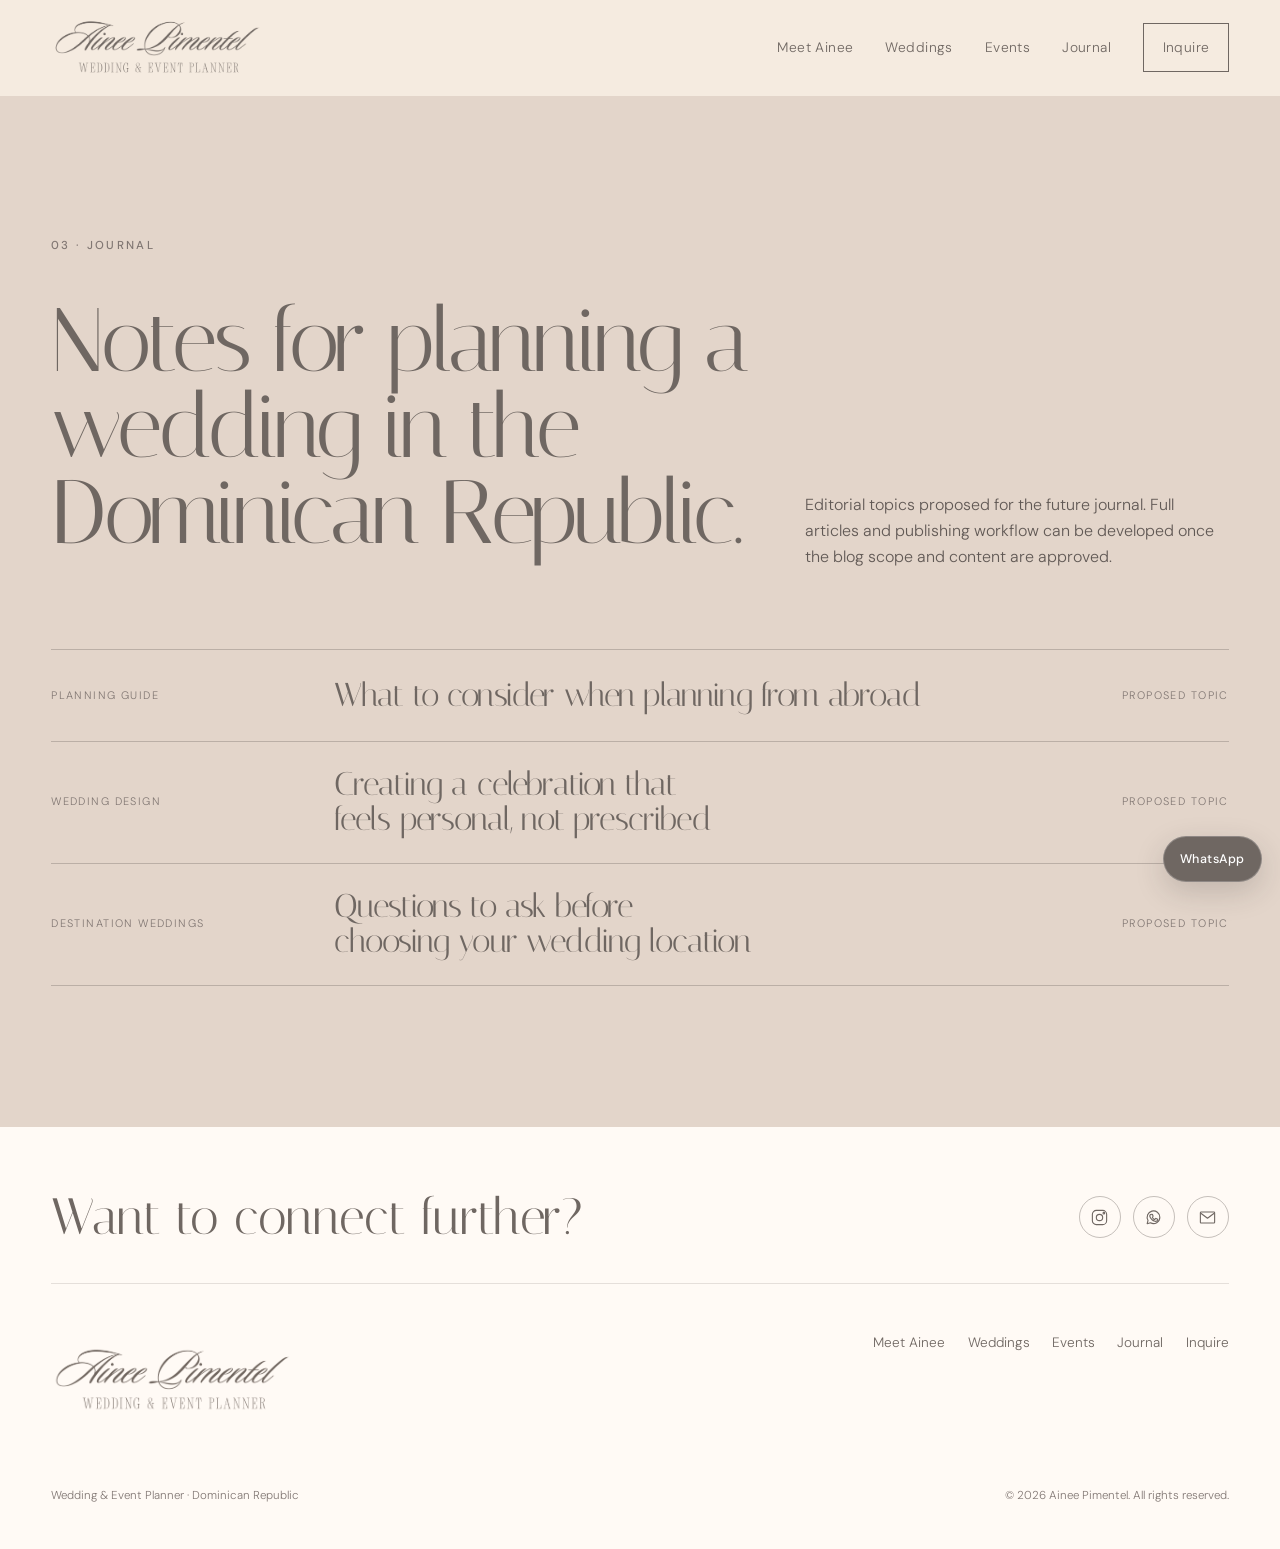
<file: journal.html>
<!doctype html>
<html lang="en">
<head>
  <meta charset="utf-8" />
  <meta name="viewport" content="width=device-width, initial-scale=1" />
  <meta name="robots" content="noindex,nofollow,noarchive" />
  <meta name="theme-color" content="#f5ebe0" />
  <meta name="description" content="Wedding planning notes and destination wedding guidance from Ainee Pimentel." />
  <title>Journal | Ainee Pimentel</title>
  <link rel="preconnect" href="https://fonts.googleapis.com">
  <link rel="preconnect" href="https://fonts.gstatic.com" crossorigin>
  <link href="https://fonts.googleapis.com/css2?family=DM+Sans:wght@300;400;500;600&family=Italiana&display=swap" rel="stylesheet">
  <link rel="stylesheet" href="./styles.css" />
</head>
<body>
  <a class="skip-link" href="#main">Skip to content</a>
  <header class="site-header" data-header>
    <a class="brand" href="index.html" aria-label="Ainee Pimentel — Home">
      <img src="logo-ainee.png" alt="Ainee Pimentel — Wedding & Event Planner" />
    </a>
    <button class="menu-toggle" type="button" aria-expanded="false" aria-controls="site-nav" aria-label="Open navigation menu" data-menu-toggle>
      <span>Menu</span><i></i><i></i>
    </button>
    <nav id="site-nav" class="site-nav" aria-label="Primary" data-nav>
      <a href="meet-ainee.html">Meet Ainee</a>
      <a href="weddings.html">Weddings</a>
      <a href="events.html">Events</a>
      <a href="journal.html" aria-current="page">Journal</a>
      <a href="inquiry.html" class="nav-cta">Inquire</a>
    </nav>
  </header>
  <main id="main" class="page-main">
    <section class="journal section-shell page-section">
      <div class="section-number reveal">03 · Journal</div>
      <div class="journal-intro reveal"><h1 class="page-title">Notes for planning a wedding in the Dominican Republic.</h1><p>Editorial topics proposed for the future journal. Full articles and publishing workflow can be developed once the blog scope and content are approved.</p></div>
      <div class="journal-list">
        <article class="journal-item reveal"><span>Planning guide</span><h2>What to consider when planning from abroad</h2><p>Proposed topic</p></article>
        <article class="journal-item reveal"><span>Wedding design</span><h2>Creating a celebration that feels personal, not prescribed</h2><p>Proposed topic</p></article>
        <article class="journal-item reveal"><span>Destination weddings</span><h2>Questions to ask before choosing your wedding location</h2><p>Proposed topic</p></article>
      </div>
    </section>
  </main>
  <footer class="site-footer section-shell">
    <div class="footer-connect">
      <p class="footer-script">Want to connect further?</p>
      <div class="social-icons" aria-label="Contact links">
        <a href="https://www.instagram.com/aineeplanner?stkn=bjY0MzduYWdjZDFm&utm_source=qr" target="_blank" rel="noopener noreferrer" aria-label="Instagram @aineeplanner" title="Instagram">
          <svg viewBox="0 0 24 24" aria-hidden="true"><rect x="3" y="3" width="18" height="18" rx="5"></rect><circle cx="12" cy="12" r="4"></circle><circle cx="17.5" cy="6.5" r="1"></circle></svg>
        </a>
        <a href="https://wa.me/18098798605" target="_blank" rel="noopener noreferrer" aria-label="WhatsApp +1 809 879 8605" title="WhatsApp">
          <svg viewBox="0 0 24 24" aria-hidden="true"><path d="M20 11.7a8 8 0 0 1-11.8 7l-4.2 1.1 1.1-4.1A8 8 0 1 1 20 11.7Z"></path><path d="M9 8.3c.2-.4.4-.4.7-.4h.5c.2 0 .4.1.5.4l.7 1.7c.1.3.1.5-.1.7l-.6.8c-.2.2-.1.4 0 .6.5.9 1.4 1.8 2.3 2.3.2.1.4.2.6 0l.8-1c.2-.2.4-.3.7-.2l1.7.8c.3.1.4.3.4.5 0 .3-.1 1.3-.8 1.8-.6.5-1.5.8-2.5.5-1.2-.3-2.7-1-4.1-2.3-1.2-1.2-2-2.5-2.4-3.7-.4-1.1.1-2 .6-2.5Z"></path></svg>
        </a>
        <a href="mailto:info@aineeplanner.com" aria-label="Email info@aineeplanner.com" title="Email">
          <svg viewBox="0 0 24 24" aria-hidden="true"><rect x="3" y="5" width="18" height="14" rx="1"></rect><path d="m4 7 8 6 8-6"></path></svg>
        </a>
      </div>
    </div>
    <div class="footer-brand"><img src="logo-ainee.png" alt="Ainee Pimentel" /></div>
    <div class="footer-nav">
      <a href="meet-ainee.html">Meet Ainee</a><a href="weddings.html">Weddings</a><a href="events.html">Events</a><a href="journal.html">Journal</a><a href="inquiry.html">Inquire</a>
    </div>
    <p class="footer-note">Wedding & Event Planner · Dominican Republic</p>
    <p class="copyright">© <span data-year></span> Ainee Pimentel. All rights reserved.</p>
  </footer>
  <a class="whatsapp-float" href="https://wa.me/18098798605" target="_blank" rel="noopener noreferrer" aria-label="Contact Ainee Pimentel on WhatsApp">WhatsApp</a>
  <script src="./script.js"></script>
</body>
</html>
</file>
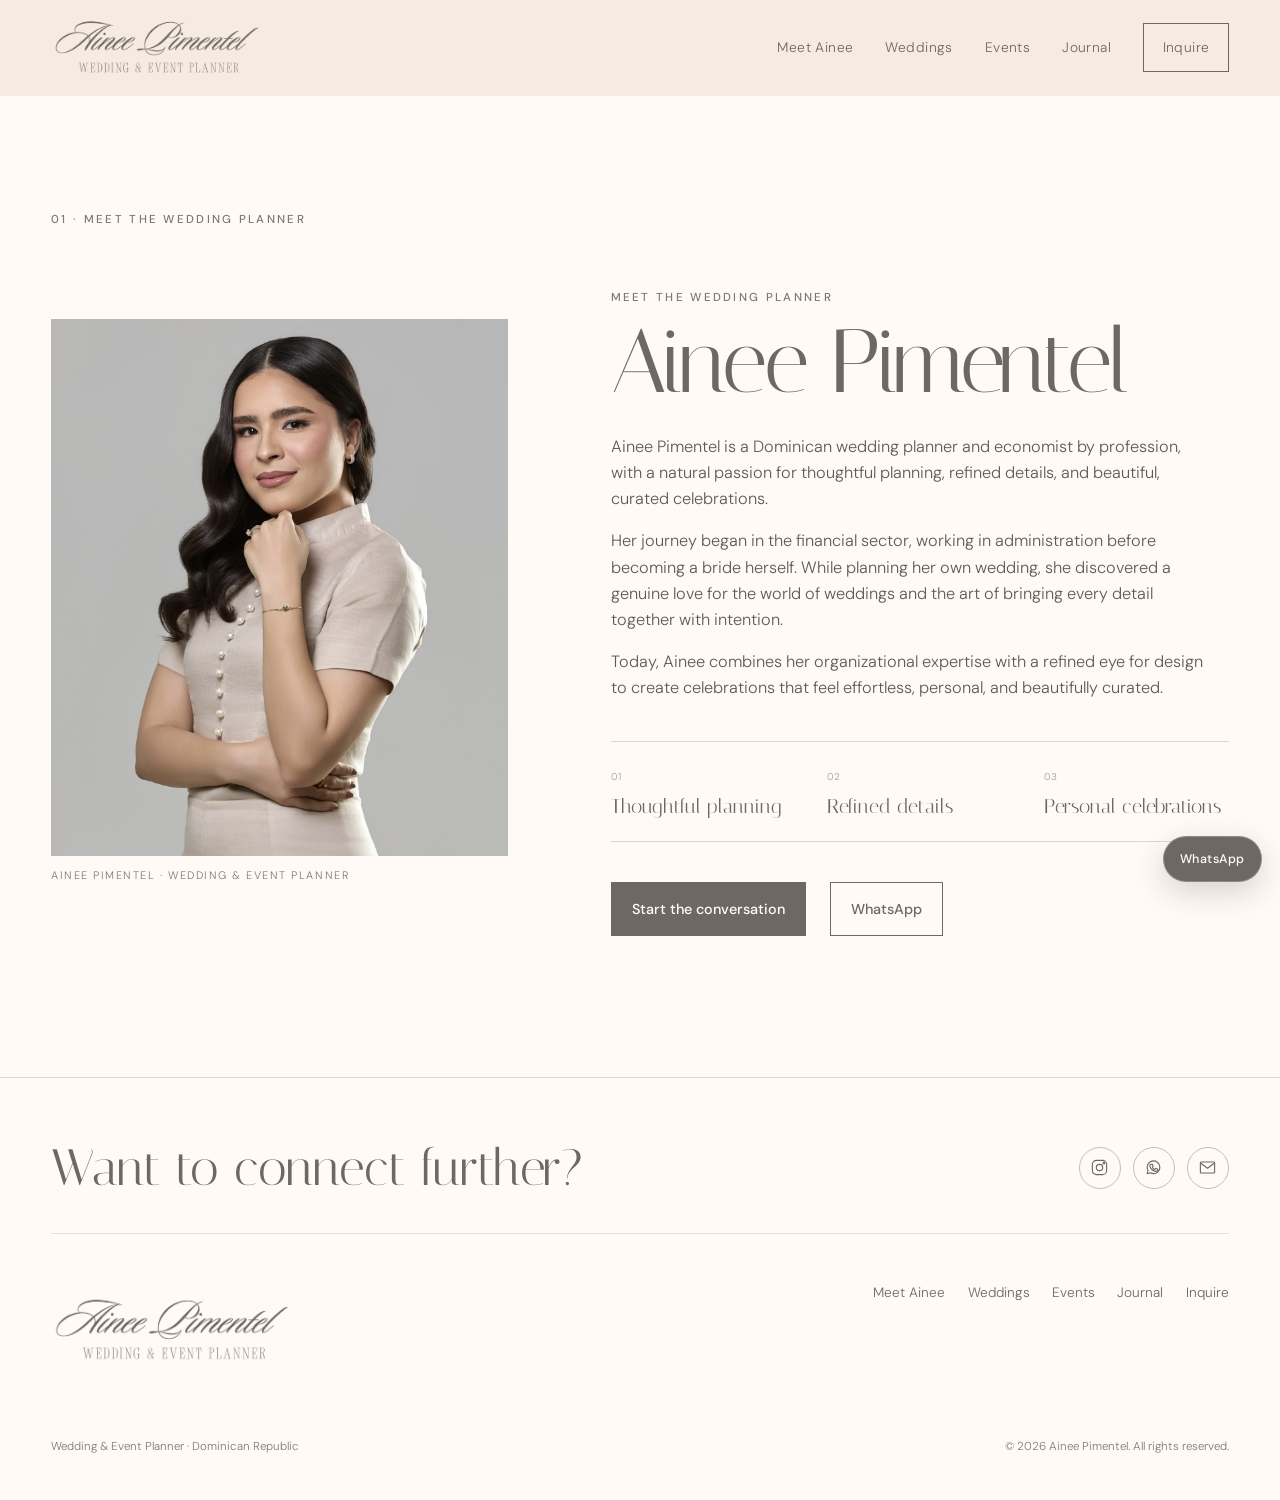
<file: meet-ainee.html>
<!doctype html>
<html lang="en">
<head>
  <meta charset="utf-8" />
  <meta name="viewport" content="width=device-width, initial-scale=1" />
  <meta name="robots" content="noindex,nofollow,noarchive" />
  <meta name="theme-color" content="#f5ebe0" />
  <meta name="description" content="Meet Ainee Pimentel, Dominican wedding planner and economist." />
  <title>Meet Ainee | Ainee Pimentel</title>
  <link rel="preconnect" href="https://fonts.googleapis.com">
  <link rel="preconnect" href="https://fonts.gstatic.com" crossorigin>
  <link href="https://fonts.googleapis.com/css2?family=DM+Sans:wght@300;400;500;600&family=Italiana&display=swap" rel="stylesheet">
  <link rel="stylesheet" href="./styles.css" />
</head>
<body>
  <a class="skip-link" href="#main">Skip to content</a>
  <header class="site-header" data-header>
    <a class="brand" href="index.html" aria-label="Ainee Pimentel — Home">
      <img src="logo-ainee.png" alt="Ainee Pimentel — Wedding & Event Planner" />
    </a>
    <button class="menu-toggle" type="button" aria-expanded="false" aria-controls="site-nav" aria-label="Open navigation menu" data-menu-toggle>
      <span>Menu</span><i></i><i></i>
    </button>
    <nav id="site-nav" class="site-nav" aria-label="Primary" data-nav>
      <a href="meet-ainee.html" aria-current="page">Meet Ainee</a>
      <a href="weddings.html">Weddings</a>
      <a href="events.html">Events</a>
      <a href="journal.html">Journal</a>
      <a href="inquiry.html" class="nav-cta">Inquire</a>
    </nav>
  </header>
  <main id="main" class="page-main">
    <section class="about section-shell page-section">
      <div class="section-number reveal">01 · Meet the Wedding Planner</div>
      <div class="about-grid">
        <div class="about-visual reveal">
          <div class="portrait-crop"><img src="ainee-pimentel.webp" alt="Ainee Pimentel, wedding and event planner" /></div>
          <p class="caption">Ainee Pimentel · Wedding & Event Planner</p>
        </div>
        <div class="about-copy reveal">
          <p class="eyebrow">Meet the Wedding Planner</p>
          <h1 class="page-title">Ainee Pimentel</h1>
          <p>Ainee Pimentel is a Dominican wedding planner and economist by profession, with a natural passion for thoughtful planning, refined details, and beautiful, curated celebrations.</p>
          <p>Her journey began in the financial sector, working in administration before becoming a bride herself. While planning her own wedding, she discovered a genuine love for the world of weddings and the art of bringing every detail together with intention.</p>
          <p>Today, Ainee combines her organizational expertise with a refined eye for design to create celebrations that feel effortless, personal, and beautifully curated.</p>
          <div class="about-points" role="list" aria-label="Ainee's planning qualities">
            <div role="listitem"><span>01</span><p>Thoughtful planning</p></div>
            <div role="listitem"><span>02</span><p>Refined details</p></div>
            <div role="listitem"><span>03</span><p>Personal celebrations</p></div>
          </div>
          <div class="hero-actions">
            <a class="button button-dark" href="contact.html">Start the conversation</a>
            <a class="button button-outline" href="https://wa.me/18098798605" target="_blank" rel="noopener noreferrer">WhatsApp</a>
          </div>
        </div>
      </div>
    </section>
  </main>
  <footer class="site-footer section-shell">
    <div class="footer-connect">
      <p class="footer-script">Want to connect further?</p>
      <div class="social-icons" aria-label="Contact links">
        <a href="https://www.instagram.com/aineeplanner?stkn=bjY0MzduYWdjZDFm&utm_source=qr" target="_blank" rel="noopener noreferrer" aria-label="Instagram @aineeplanner" title="Instagram">
          <svg viewBox="0 0 24 24" aria-hidden="true"><rect x="3" y="3" width="18" height="18" rx="5"></rect><circle cx="12" cy="12" r="4"></circle><circle cx="17.5" cy="6.5" r="1"></circle></svg>
        </a>
        <a href="https://wa.me/18098798605" target="_blank" rel="noopener noreferrer" aria-label="WhatsApp +1 809 879 8605" title="WhatsApp">
          <svg viewBox="0 0 24 24" aria-hidden="true"><path d="M20 11.7a8 8 0 0 1-11.8 7l-4.2 1.1 1.1-4.1A8 8 0 1 1 20 11.7Z"></path><path d="M9 8.3c.2-.4.4-.4.7-.4h.5c.2 0 .4.1.5.4l.7 1.7c.1.3.1.5-.1.7l-.6.8c-.2.2-.1.4 0 .6.5.9 1.4 1.8 2.3 2.3.2.1.4.2.6 0l.8-1c.2-.2.4-.3.7-.2l1.7.8c.3.1.4.3.4.5 0 .3-.1 1.3-.8 1.8-.6.5-1.5.8-2.5.5-1.2-.3-2.7-1-4.1-2.3-1.2-1.2-2-2.5-2.4-3.7-.4-1.1.1-2 .6-2.5Z"></path></svg>
        </a>
        <a href="mailto:info@aineeplanner.com" aria-label="Email info@aineeplanner.com" title="Email">
          <svg viewBox="0 0 24 24" aria-hidden="true"><rect x="3" y="5" width="18" height="14" rx="1"></rect><path d="m4 7 8 6 8-6"></path></svg>
        </a>
      </div>
    </div>
    <div class="footer-brand"><img src="logo-ainee.png" alt="Ainee Pimentel" /></div>
    <div class="footer-nav">
      <a href="meet-ainee.html">Meet Ainee</a><a href="weddings.html">Weddings</a><a href="events.html">Events</a><a href="journal.html">Journal</a><a href="inquiry.html">Inquire</a>
    </div>
    <p class="footer-note">Wedding & Event Planner · Dominican Republic</p>
    <p class="copyright">© <span data-year></span> Ainee Pimentel. All rights reserved.</p>
  </footer>
  <a class="whatsapp-float" href="https://wa.me/18098798605" target="_blank" rel="noopener noreferrer" aria-label="Contact Ainee Pimentel on WhatsApp">WhatsApp</a>
  <script src="./script.js"></script>
</body>
</html>
</file>
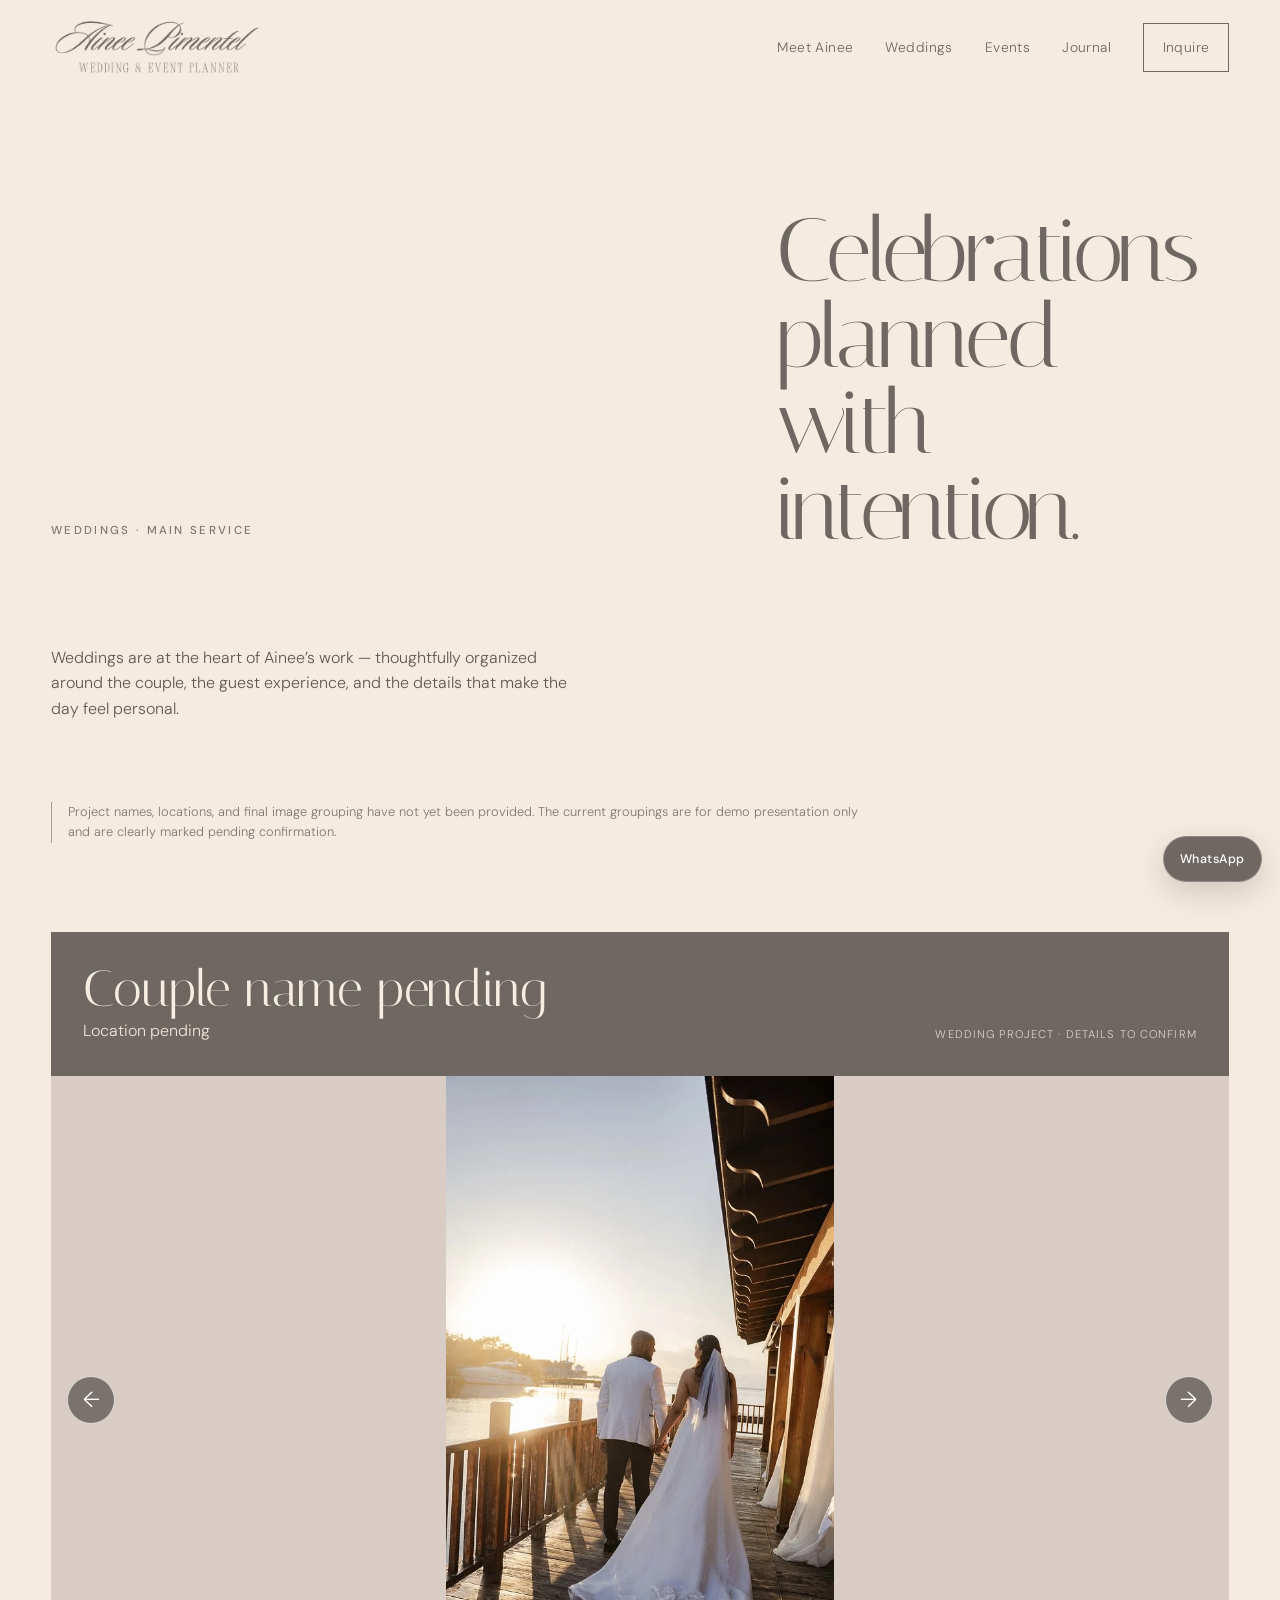
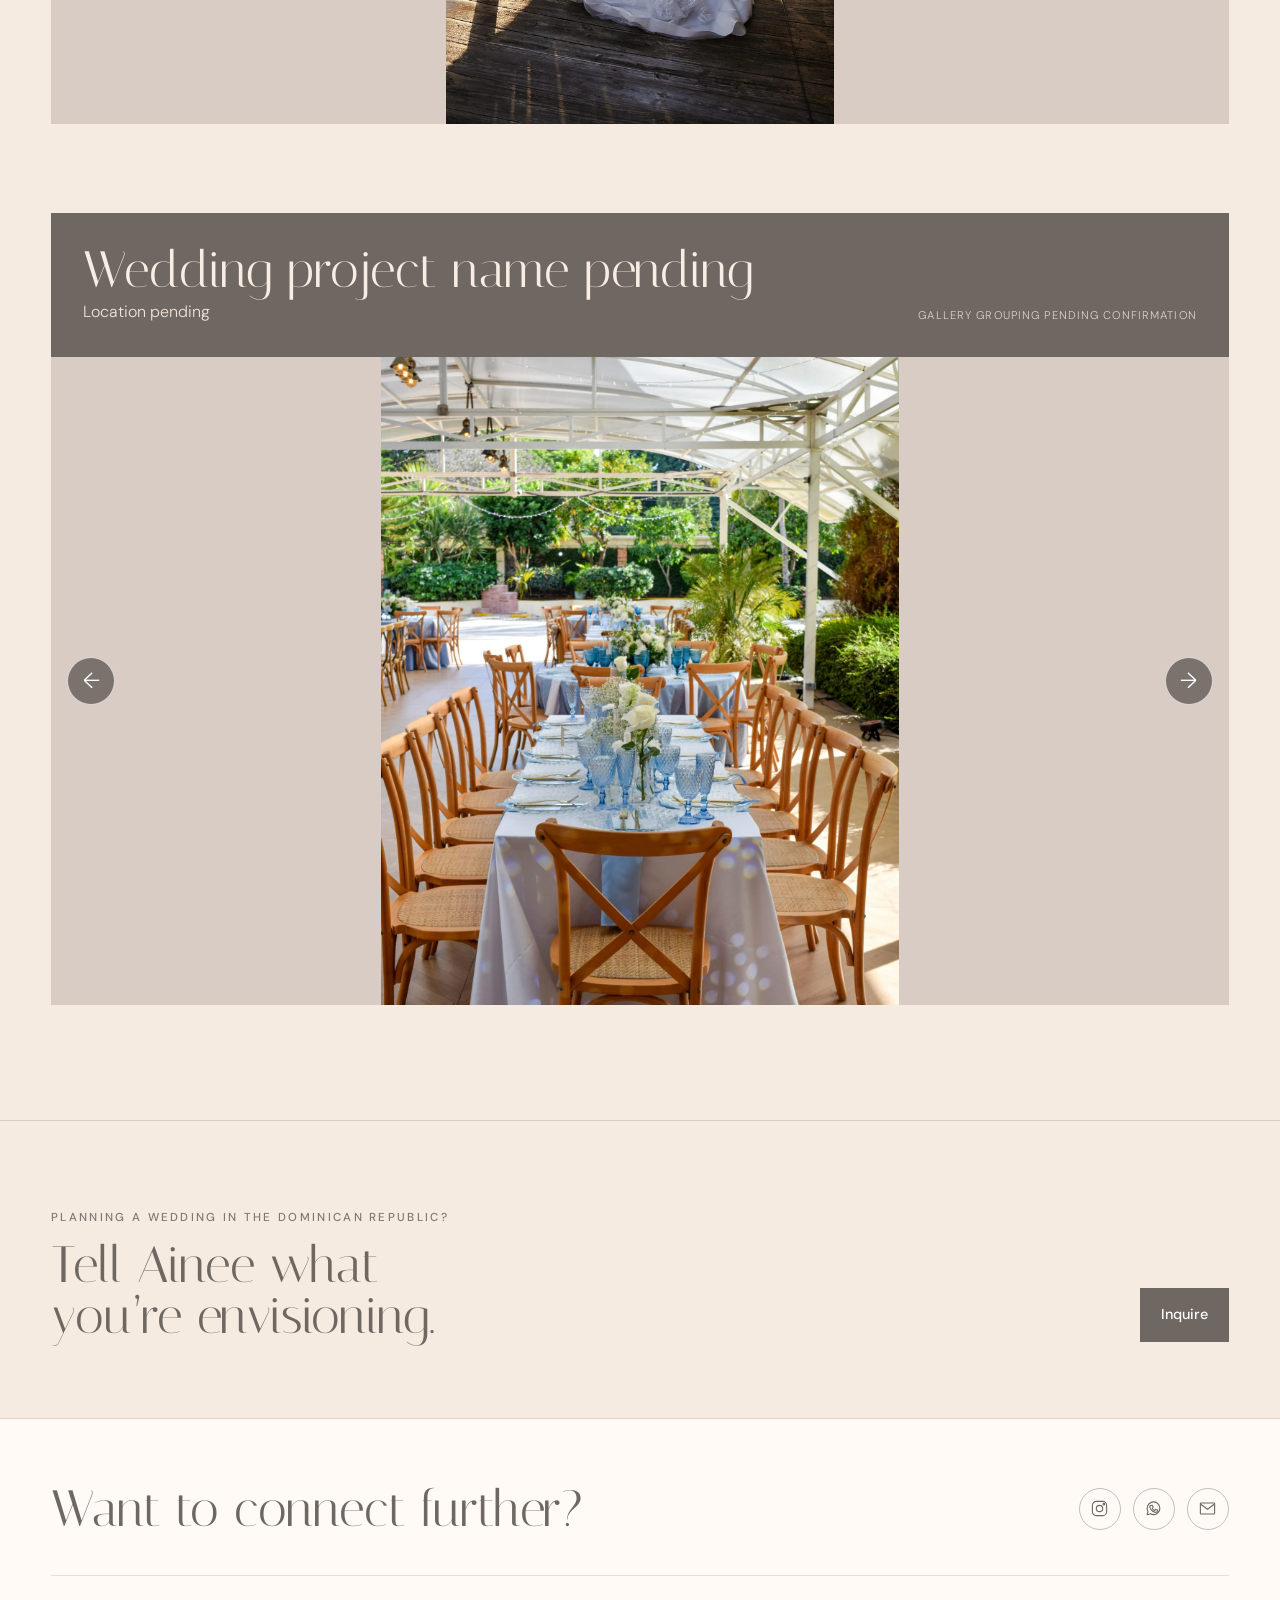
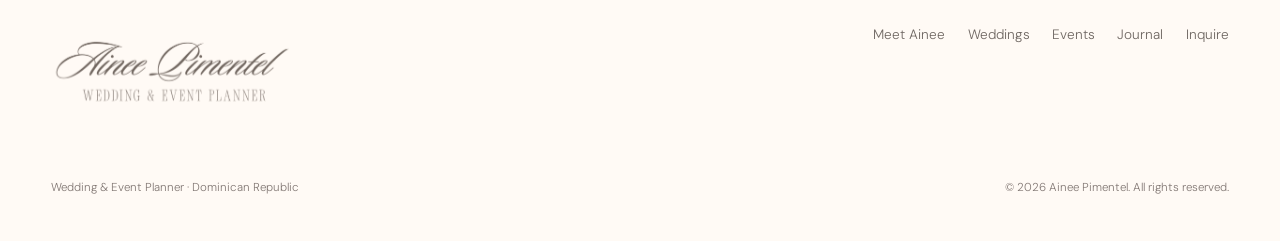
<file: weddings.html>
<!doctype html>
<html lang="en"><head><meta charset="utf-8" /><meta name="viewport" content="width=device-width, initial-scale=1" /><meta name="robots" content="noindex,nofollow,noarchive" /><meta name="theme-color" content="#f5ebe0" /><meta name="description" content="Wedding portfolio by Ainee Pimentel." /><title>Weddings | Ainee Pimentel</title>
  <link rel="preconnect" href="https://fonts.googleapis.com">
  <link rel="preconnect" href="https://fonts.gstatic.com" crossorigin>
  <link href="https://fonts.googleapis.com/css2?family=DM+Sans:wght@300;400;500;600&family=Italiana&display=swap" rel="stylesheet">
  <link rel="stylesheet" href="./styles.css" /></head>
<body><a class="skip-link" href="#main">Skip to content</a>
  <header class="site-header" data-header>
    <a class="brand" href="index.html" aria-label="Ainee Pimentel — Home">
      <img src="logo-ainee.png" alt="Ainee Pimentel — Wedding & Event Planner" />
    </a>
    <button class="menu-toggle" type="button" aria-expanded="false" aria-controls="site-nav" aria-label="Open navigation menu" data-menu-toggle>
      <span>Menu</span><i></i><i></i>
    </button>
    <nav id="site-nav" class="site-nav" aria-label="Primary" data-nav>
      <a href="meet-ainee.html">Meet Ainee</a>
      <a href="weddings.html" aria-current="page">Weddings</a>
      <a href="events.html">Events</a>
      <a href="journal.html">Journal</a>
      <a href="inquiry.html" class="nav-cta">Inquire</a>
    </nav>
  </header>
<main id="main" class="page-main portfolio-main">
  <section class="portfolio-intro section-shell reveal">
    <p class="eyebrow">Weddings · Main service</p>
    <h1 class="page-title">Celebrations planned with intention.</h1>
    <p>Weddings are at the heart of Ainee’s work — thoughtfully organized around the couple, the guest experience, and the details that make the day feel personal.</p>
  </section>
  <section class="project-list section-shell" aria-label="Wedding projects">
    <p class="portfolio-note">Project names, locations, and final image grouping have not yet been provided. The current groupings are for demo presentation only and are clearly marked pending confirmation.</p>
    <article class="project-block reveal">
      <header class="project-head"><div><h2>Couple name pending</h2><p>Location pending</p></div><span>Wedding project · details to confirm</span></header>
      <div class="project-carousel" data-carousel tabindex="0" aria-label="Wedding project gallery">
        <button class="carousel-arrow carousel-prev" type="button" aria-label="Previous photo" data-carousel-prev>←</button>
        <div class="carousel-track" data-carousel-track>
          <figure class="carousel-slide"><img src="wedding-hero.webp" alt="Newlyweds walking together beside the water at sunset" loading="lazy" /></figure>
          <figure class="carousel-slide"><img src="wedding-couple-joy.webp" alt="Newlyweds sharing a joyful moment during their celebration" loading="lazy" /></figure>
        </div>
        <button class="carousel-arrow carousel-next" type="button" aria-label="Next photo" data-carousel-next>→</button>
      </div>
    </article>
    <article class="project-block reveal">
      <header class="project-head"><div><h2>Wedding project name pending</h2><p>Location pending</p></div><span>Gallery grouping pending confirmation</span></header>
      <div class="project-carousel" data-carousel tabindex="0" aria-label="Wedding details gallery">
        <button class="carousel-arrow carousel-prev" type="button" aria-label="Previous photo" data-carousel-prev>←</button>
        <div class="carousel-track" data-carousel-track>
          <figure class="carousel-slide"><img src="wedding-reception-wide.webp" alt="Wedding reception tables arranged in a bright venue" loading="lazy" /></figure>
          <figure class="carousel-slide"><img src="wedding-table-blue.webp" alt="Wedding table styled with blue glassware and white florals" loading="lazy" /></figure>
          <figure class="carousel-slide"><img src="wedding-table-sunset.webp" alt="Wedding tablescape in warm evening light" loading="lazy" /></figure>
          <figure class="carousel-slide"><img src="wedding-detail-menu.webp" alt="Wedding stationery and place setting detail" loading="lazy" /></figure>
          <figure class="carousel-slide"><img src="wedding-courtyard.webp" alt="Courtyard celebration with woven chairs and floral arrangements" loading="lazy" /></figure>
        </div>
        <button class="carousel-arrow carousel-next" type="button" aria-label="Next photo" data-carousel-next>→</button>
      </div>
    </article>
  </section>
  <section class="page-contact-band section-shell"><div><p class="eyebrow">Planning a wedding in the Dominican Republic?</p><h2>Tell Ainee what you’re envisioning.</h2></div><a class="button button-dark" href="inquiry.html">Inquire</a></section>
</main>
  <footer class="site-footer section-shell">
    <div class="footer-connect">
      <p class="footer-script">Want to connect further?</p>
      <div class="social-icons" aria-label="Contact links">
        <a href="https://www.instagram.com/aineeplanner?stkn=bjY0MzduYWdjZDFm&utm_source=qr" target="_blank" rel="noopener noreferrer" aria-label="Instagram @aineeplanner" title="Instagram">
          <svg viewBox="0 0 24 24" aria-hidden="true"><rect x="3" y="3" width="18" height="18" rx="5"></rect><circle cx="12" cy="12" r="4"></circle><circle cx="17.5" cy="6.5" r="1"></circle></svg>
        </a>
        <a href="https://wa.me/18098798605" target="_blank" rel="noopener noreferrer" aria-label="WhatsApp +1 809 879 8605" title="WhatsApp">
          <svg viewBox="0 0 24 24" aria-hidden="true"><path d="M20 11.7a8 8 0 0 1-11.8 7l-4.2 1.1 1.1-4.1A8 8 0 1 1 20 11.7Z"></path><path d="M9 8.3c.2-.4.4-.4.7-.4h.5c.2 0 .4.1.5.4l.7 1.7c.1.3.1.5-.1.7l-.6.8c-.2.2-.1.4 0 .6.5.9 1.4 1.8 2.3 2.3.2.1.4.2.6 0l.8-1c.2-.2.4-.3.7-.2l1.7.8c.3.1.4.3.4.5 0 .3-.1 1.3-.8 1.8-.6.5-1.5.8-2.5.5-1.2-.3-2.7-1-4.1-2.3-1.2-1.2-2-2.5-2.4-3.7-.4-1.1.1-2 .6-2.5Z"></path></svg>
        </a>
        <a href="mailto:info@aineeplanner.com" aria-label="Email info@aineeplanner.com" title="Email">
          <svg viewBox="0 0 24 24" aria-hidden="true"><rect x="3" y="5" width="18" height="14" rx="1"></rect><path d="m4 7 8 6 8-6"></path></svg>
        </a>
      </div>
    </div>
    <div class="footer-brand"><img src="logo-ainee.png" alt="Ainee Pimentel" /></div>
    <div class="footer-nav">
      <a href="meet-ainee.html">Meet Ainee</a><a href="weddings.html">Weddings</a><a href="events.html">Events</a><a href="journal.html">Journal</a><a href="inquiry.html">Inquire</a>
    </div>
    <p class="footer-note">Wedding & Event Planner · Dominican Republic</p>
    <p class="copyright">© <span data-year></span> Ainee Pimentel. All rights reserved.</p>
  </footer>
  <a class="whatsapp-float" href="https://wa.me/18098798605" target="_blank" rel="noopener noreferrer" aria-label="Contact Ainee Pimentel on WhatsApp">WhatsApp</a>
<script src="./script.js"></script></body></html>
</file>
<file: styles.css>
:root{
  --linen:#F5EBE0;
  --champagne:#E3D5CA;
  --dogwood:#D5BDAF;
  --cinereous:#AB9A91;
  --gray:#817773;
  --ink:#2e2927;
  --paper:#fffaf5;
  --serif:"Stolen Love", "Italiana", Georgia, serif;
  --serif-condensed:"New Icon Serif Condensed", "Italiana", Georgia, serif;
  --script:"Sloop Script Three", cursive;
  --sans:"DM Sans", Arial, sans-serif;
  --pad:clamp(1.25rem,4vw,5rem);
  --radius:2px;
}
*{box-sizing:border-box}
html{scroll-behavior:smooth;background:var(--linen)}
body{margin:0;background:var(--linen);color:var(--ink);font-family:var(--sans);font-weight:300;line-height:1.6;overflow-x:hidden}
img{max-width:100%;display:block}
a{color:inherit;text-decoration:none}
button,input,textarea{font:inherit}
::selection{background:var(--dogwood);color:var(--ink)}
.skip-link{position:fixed;top:8px;left:8px;z-index:1000;padding:.7rem 1rem;background:var(--ink);color:white;transform:translateY(-150%)}
.skip-link:focus{transform:none}
.section-shell{padding-left:var(--pad);padding-right:var(--pad)}
.site-header{position:fixed;z-index:100;top:0;left:0;width:100%;height:96px;padding:16px var(--pad);display:flex;align-items:center;justify-content:space-between;transition:background .4s,height .4s,border-color .4s;border-bottom:1px solid transparent}
.site-header.scrolled{height:76px;background:rgba(245,235,224,.9);backdrop-filter:blur(14px);border-color:rgba(129,119,115,.18)}
.brand{width:210px;height:58px;overflow:hidden;display:flex;align-items:center}
.brand img,.footer-brand img{width:100%;mix-blend-mode:multiply}
.site-nav{display:flex;align-items:center;gap:2rem;font-size:.86rem;letter-spacing:.03em}
.site-nav a:not(.nav-cta){position:relative}
.site-nav a:not(.nav-cta)::after{content:"";position:absolute;left:0;bottom:-4px;width:100%;height:1px;background:currentColor;transform:scaleX(0);transform-origin:right;transition:transform .25s}
.site-nav a:hover::after,.site-nav a:focus-visible::after{transform:scaleX(1);transform-origin:left}
.nav-cta{padding:.78rem 1.15rem;border:1px solid var(--ink);transition:background .25s,color .25s}
.nav-cta:hover{background:var(--ink);color:var(--linen)}
.menu-toggle{display:none;background:none;border:0;color:var(--ink)}
.hero{min-height:100svh;padding-top:150px;padding-bottom:62px;display:grid;grid-template-columns:minmax(0,1.04fr) minmax(380px,.96fr);gap:clamp(2rem,6vw,7rem);align-items:center;position:relative}
.hero::before{content:"";position:absolute;width:420px;height:420px;border:1px solid rgba(129,119,115,.16);border-radius:50%;left:-180px;top:35%;pointer-events:none}
.eyebrow,.section-number{font-size:.72rem;text-transform:uppercase;letter-spacing:.2em;color:var(--gray);font-weight:500}
.hero h1{font:400 clamp(3.3rem,7.2vw,7.5rem)/.94 var(--serif);letter-spacing:-.035em;margin:1.2rem 0 1.7rem;max-width:10ch}
.hero h1 em{font-weight:400;color:var(--gray)}
.lede{font-size:clamp(1rem,1.4vw,1.18rem);max-width:560px;color:#615955}
.hero-actions{margin-top:2rem;display:flex;gap:1.5rem;align-items:center;flex-wrap:wrap}
.button{display:inline-flex;align-items:center;justify-content:center;min-height:48px;padding:.9rem 1.25rem;border:1px solid transparent;font-weight:500;font-size:.9rem;transition:transform .2s,background .2s,color .2s}
.button:hover{transform:translateY(-2px)}
.button-dark{background:var(--ink);color:#fff}
.button-dark:hover{background:var(--gray)}
.text-link{display:inline-flex;align-items:center;gap:.55rem;font-size:.92rem;border-bottom:1px solid rgba(46,41,39,.35);padding-bottom:.18rem}
.hero-art{position:relative;justify-self:end;width:min(100%,620px);padding:0 32px 40px 0}
.hero-wedding-frame{aspect-ratio:4/5;overflow:hidden;background:var(--champagne);position:relative}
.hero-wedding-frame img{width:100%;height:100%;object-fit:cover;object-position:50% 52%;filter:saturate(.94) contrast(.98)}
.hero-wedding-frame::after{content:"";position:absolute;inset:0;box-shadow:inset 0 0 0 1px rgba(255,255,255,.3)}
.reference-badge{position:absolute;left:1rem;bottom:1rem;z-index:2;background:rgba(46,41,39,.78);color:#fff;padding:.48rem .65rem;font-size:.58rem;text-transform:uppercase;letter-spacing:.14em;backdrop-filter:blur(6px)}
.side-note{position:absolute;right:-38px;bottom:125px;transform:rotate(90deg);transform-origin:right bottom;margin:0;font-size:.67rem;text-transform:uppercase;letter-spacing:.17em;color:var(--gray)}
.seal{position:absolute;left:-46px;bottom:-4px;width:112px;height:112px;border-radius:50%;background:var(--dogwood);display:grid;place-items:center;border:8px solid var(--linen)}
.seal span{font:2rem var(--serif)}
.scroll-note{position:absolute;left:var(--pad);bottom:24px;font-size:.62rem;text-transform:uppercase;letter-spacing:.2em;color:var(--gray)}
.manifesto{padding-top:clamp(7rem,12vw,12rem);padding-bottom:clamp(7rem,12vw,12rem);display:grid;grid-template-columns:1fr 2fr;gap:4rem;border-top:1px solid rgba(129,119,115,.2)}
.manifesto-kicker{font:400 clamp(1.8rem,3.8vw,4rem)/1.1 var(--serif);max-width:9ch}
.manifesto-copy{max-width:880px}
.manifesto h2{font:400 clamp(2.6rem,5vw,5.7rem)/1.02 var(--serif);margin:0 0 2rem;letter-spacing:-.025em}
.manifesto p{max-width:650px;margin-left:auto;font-size:1.05rem;color:#615955}
.about{padding-top:clamp(6rem,9vw,9rem);padding-bottom:clamp(7rem,11vw,11rem);background:var(--paper)}
.about>.section-number{margin-bottom:3rem}
.about-grid{display:grid;grid-template-columns:minmax(320px,.85fr) minmax(0,1.15fr);gap:clamp(3rem,8vw,9rem);align-items:center}
.about-visual{max-width:650px}
.portrait-crop{aspect-ratio:4/4.7;overflow:hidden;background:var(--champagne)}
.portrait-crop img{width:100%;height:100%;object-fit:cover;object-position:52% 18%;filter:saturate(.78)}
.caption{font-size:.68rem;text-transform:uppercase;letter-spacing:.14em;color:var(--gray)}
.about-copy h2,.work h2,.journal h2,.contact h2{font:400 clamp(2.6rem,5.8vw,6rem)/1 var(--serif);letter-spacing:-.025em;margin:.8rem 0 1.7rem}
.about-copy>p:not(.eyebrow){max-width:600px;color:#615955;font-size:1.02rem}
.about-points{display:flex;border-top:1px solid var(--champagne);border-bottom:1px solid var(--champagne);margin:2.5rem 0;padding:1.2rem 0;gap:2rem;flex-wrap:wrap}
.about-points div{min-width:120px;flex:1}
.about-points span{font-size:.62rem;color:var(--cinereous)}
.about-points p{margin:.2rem 0 0;font-family:var(--serif);font-size:1.25rem}
.work{padding-top:clamp(7rem,11vw,11rem);padding-bottom:clamp(7rem,11vw,11rem)}
.work-heading{display:grid;grid-template-columns:1.3fr .7fr;gap:3rem;align-items:end;margin-bottom:4rem}
.work-heading h2{margin:.55rem 0 0}
.work-heading>p{max-width:430px;color:var(--gray)}
.story-grid{display:grid;grid-template-columns:1.15fr .85fr;gap:clamp(1.4rem,3vw,3rem);align-items:start}
.story-card{margin:0}
.story-card-b{margin-top:12vw}
.story-card-c{grid-column:1 / -1;width:58%;margin-left:auto;margin-top:2vw}
.story-card-d{grid-column:1 / -1;width:42%;margin-top:-18vw}
.story-card-e{width:82%;margin-top:3vw}
.story-card-f{width:72%;margin-left:auto;margin-top:10vw}
.story-image{margin:0;position:relative;overflow:hidden;background:var(--champagne);aspect-ratio:4/5}
.story-image img{width:100%;height:100%;object-fit:cover;transition:transform .7s cubic-bezier(.2,.7,.2,1),filter .7s;filter:saturate(.9) contrast(.97)}
.story-card:hover .story-image img{transform:scale(1.025);filter:saturate(1) contrast(1)}
.story-image figcaption{position:absolute;left:.9rem;right:.9rem;bottom:.9rem;margin:0;padding:.5rem .65rem;background:rgba(46,41,39,.74);color:#fff;font-size:.57rem;text-transform:uppercase;letter-spacing:.11em;line-height:1.35;backdrop-filter:blur(6px)}
.story-card-c .story-image{aspect-ratio:16/9}
.story-card-d .story-image{aspect-ratio:3/4}
.story-card-e .story-image{aspect-ratio:3/4}
.story-card-f .story-image{aspect-ratio:3/4}
.story-meta{display:flex;justify-content:space-between;gap:1rem;border-top:1px solid rgba(129,119,115,.28);padding-top:.75rem;margin-top:.8rem}
.story-meta p{margin:0;font:1.25rem var(--serif)}
.story-meta span{font-size:.68rem;color:var(--gray);text-transform:uppercase;letter-spacing:.12em;text-align:right}
.journal{padding-top:clamp(7rem,11vw,11rem);padding-bottom:clamp(7rem,11vw,11rem);background:var(--champagne)}
.journal-intro{display:grid;grid-template-columns:1.25fr .75fr;gap:3rem;align-items:end;margin:2rem 0 4rem}
.journal-intro h2{margin:0;max-width:12ch}
.journal-intro p{color:#615955;max-width:420px}
.journal-list{border-top:1px solid rgba(46,41,39,.22)}
.journal-item{display:grid;grid-template-columns:.45fr 1.2fr .35fr;align-items:center;gap:2rem;padding:1.6rem 0;border-bottom:1px solid rgba(46,41,39,.22);transition:padding .25s,background .25s}
.journal-item:hover{padding-left:1rem;padding-right:1rem;background:rgba(255,255,255,.2)}
.journal-item span,.journal-item p{font-size:.68rem;text-transform:uppercase;letter-spacing:.13em;color:var(--gray)}
.journal-item h3{font:400 clamp(1.35rem,2.6vw,2.5rem)/1.05 var(--serif);margin:0}
.journal-item p{text-align:right}
.contact{min-height:78vh;background:var(--ink);color:var(--linen);display:grid;grid-template-columns:1.2fr .8fr;align-items:center;gap:3rem;padding-top:7rem;padding-bottom:7rem;overflow:hidden}
.contact-panel{max-width:750px;position:relative;z-index:2}
.contact .eyebrow{color:var(--cinereous)}
.contact h2{margin:.8rem 0 1.8rem;max-width:9ch}
.contact p{max-width:600px;color:#d8cec8}
.button-light{background:var(--linen);color:var(--ink);margin-top:1rem}
.contact small{display:block;margin-top:.8rem;color:#9f928b}
.contact-mark{font:400 clamp(18rem,38vw,42rem)/.75 var(--serif);color:rgba(245,235,224,.045);justify-self:end;transform:translateX(12%)}
.site-footer{padding-top:4rem;padding-bottom:2rem;background:var(--paper);display:grid;grid-template-columns:1fr 1fr;gap:3rem;border-top:1px solid var(--champagne)}
.footer-brand{width:240px;overflow:hidden}
.footer-nav{display:flex;justify-content:flex-end;gap:1.4rem;flex-wrap:wrap;font-size:.85rem}
.footer-note{font-size:.72rem;color:var(--gray);max-width:560px}
.copyright{font-size:.72rem;color:var(--gray);text-align:right}
.reveal{opacity:0;transform:translateY(24px);transition:opacity .8s cubic-bezier(.2,.7,.2,1),transform .8s cubic-bezier(.2,.7,.2,1)}
.reveal.is-visible{opacity:1;transform:none}
@media (max-width: 900px){
  .site-header{height:78px}.brand{width:175px}.menu-toggle{display:flex;flex-direction:column;align-items:flex-end;gap:4px;position:relative;z-index:102}.menu-toggle span{font-size:.72rem;text-transform:uppercase;letter-spacing:.14em}.menu-toggle i{display:block;width:28px;height:1px;background:currentColor}
  .site-nav{position:fixed;inset:0;background:var(--linen);z-index:101;display:flex;flex-direction:column;align-items:flex-start;justify-content:center;padding:var(--pad);gap:1.4rem;transform:translateY(-105%);transition:transform .45s cubic-bezier(.6,0,.2,1);font:2.2rem var(--serif)}
  .site-nav.open{transform:none}.site-nav .nav-cta{font:1rem var(--sans);margin-top:1rem}
  .hero{grid-template-columns:1fr;padding-top:120px;gap:3.5rem}.hero h1{max-width:11ch}.hero-art{width:min(92%,600px);justify-self:center}.scroll-note{display:none}
  .manifesto,.about-grid,.work-heading,.journal-intro,.contact{grid-template-columns:1fr}.manifesto{gap:2.5rem}.manifesto p{margin-left:0}.about-grid{gap:3.5rem}.about-visual{width:min(86%,620px)}
  .work-heading{align-items:start}.story-card-b{margin-top:10vw}.story-card-c{width:75%}.story-card-d{width:48%;margin-top:-12vw}.story-card-e{width:78%}.story-card-f{width:78%;margin-top:8vw}.contact-mark{display:none}.contact{min-height:auto}
  .site-footer{grid-template-columns:1fr}.footer-nav{justify-content:flex-start}.copyright{text-align:left}
}
@media (max-width: 620px){
  :root{--pad:1.1rem}.hero{padding-top:110px}.hero h1{font-size:clamp(3rem,15vw,4.7rem)}.lede{font-size:.98rem}.hero-actions{align-items:flex-start;flex-direction:column}.hero-art{padding-right:18px}.side-note{right:-24px}.seal{width:88px;height:88px;left:-18px}.seal span{font-size:1.5rem}
  .manifesto{padding-top:6rem;padding-bottom:6rem}.manifesto h2{font-size:2.7rem}.about,.work,.journal{padding-top:6rem;padding-bottom:6rem}.about-copy h2,.work h2,.journal h2,.contact h2{font-size:clamp(2.7rem,13vw,4rem)}
  .story-grid{grid-template-columns:1fr}.story-card-b{margin-top:1.5rem}.story-card-c,.story-card-d,.story-card-e,.story-card-f{grid-column:auto;width:100%;margin:1.5rem 0 0}.story-card-c .story-image,.story-card-d .story-image,.story-card-e .story-image,.story-card-f .story-image{aspect-ratio:4/5}.story-meta{align-items:flex-start}.journal-item{grid-template-columns:1fr;gap:.4rem}.journal-item p{text-align:left;margin:.4rem 0}.contact{padding-top:5.5rem;padding-bottom:5.5rem}
}
@media (prefers-reduced-motion: reduce){
  html{scroll-behavior:auto}*,*::before,*::after{animation-duration:.01ms!important;transition-duration:.01ms!important;scroll-behavior:auto!important}.reveal{opacity:1;transform:none}
}

/* Client visual reference: contact-reference.png
   Dark editorial contact treatment with oversized serif heading and warm ivory CTA. */
.contact {
  background: #302a28;
  color: #f5ebe0;
}
.contact .eyebrow {
  color: #c8b7af;
  letter-spacing: .18em;
}
.contact-panel h2 {
  color: #f7ede3;
  max-width: 7.5ch;
}
.contact-panel > p:not(.eyebrow) {
  color: rgba(247, 237, 227, .82);
}
.contact-panel small {
  color: rgba(247, 237, 227, .58);
}
.button-light {
  background: #f5ebe0;
  color: #302a28;
}
.button-light:hover,
.button-light:focus-visible {
  background: #e3d5ca;
}

/* Client typography direction reference: typography-reference.png.
   The reference artwork names commercial display/script fonts. The demo keeps
   the logo as artwork and uses licensed web typography for editable text. */


/* Typography packages supplied by the client
   ------------------------------------------------------------
   Intended roles:
   - Stolen Love: primary editorial display serif
   - New Icon Serif / Condensed: secondary fashion-editorial serif
   - Sloop Script Three: restrained handwritten accent

   IMPORTANT: the demo does not redistribute or self-host the supplied font
   binaries. New Icon's included info.txt states "Free for Personal Use",
   so a commercial/web license should be confirmed before production use.
   Stolen Love and Sloop were supplied without an included license file.

   The font-family names are already placed in the stacks above. If the
   corresponding licensed webfonts are later self-hosted, add @font-face
   declarations here and the design will begin using them automatically. */

/* Editorial typography tuning inspired by the supplied font references. */
.hero h1,
.manifesto-kicker,
.manifesto h2,
.about-copy h2,
.work h2,
.journal h2,
.contact h2,
.journal-item h3,
.story-meta p {
  text-wrap: balance;
}
.hero h1 em,
.contact h2 {
  font-style: normal;
}

/* Multipage update */
:root{--ink:#6f6762}
.page-main{padding-top:96px}
.page-section{min-height:calc(100svh - 96px)}
.page-title{font:400 clamp(3.2rem,7vw,7rem)/.96 var(--serif);letter-spacing:-.035em;margin:.7rem 0 1.8rem;color:var(--ink)}
.about-copy .page-title{max-width:9ch}
.about-copy>p{max-width:680px}
.about-copy>p+p{margin-top:1rem}
.button-outline{border-color:var(--ink);color:var(--ink);background:transparent}
.button-outline:hover,.button-outline:focus-visible{background:var(--ink);color:var(--linen)}
.page-cta{margin-top:clamp(5rem,9vw,9rem);padding-top:2rem;border-top:1px solid rgba(111,103,98,.28);display:flex;align-items:center;justify-content:space-between;gap:2rem;flex-wrap:wrap}
.page-cta p{font:400 clamp(1.6rem,3vw,3rem)/1.1 var(--serif);margin:0;max-width:18ch}
.journal-item h2{font:400 clamp(1.35rem,2.6vw,2.5rem)/1.05 var(--serif);margin:0}
.contact-page-main{padding-top:0;background:#6f6762}
.page-contact{padding-top:clamp(9rem,14vw,13rem);padding-bottom:clamp(7rem,11vw,10rem);min-height:100svh;background:#6f6762}
.contact,.contact-page-main .contact{background:#6f6762}
.contact-title{color:#f7ede3!important;max-width:7.5ch}
.contact-actions{display:flex;gap:.85rem;flex-wrap:wrap;align-items:center;margin-top:1.4rem}
.button-contact-outline{border-color:rgba(245,235,224,.7);color:#f5ebe0;background:transparent}
.button-contact-outline:hover,.button-contact-outline:focus-visible{background:#f5ebe0;color:#6f6762}
.button-light{color:#6f6762}
.whatsapp-float{position:fixed;right:1.15rem;bottom:1.15rem;z-index:120;display:inline-flex;align-items:center;justify-content:center;min-height:46px;padding:.75rem 1rem;border-radius:999px;background:#6f6762;color:#fff;font:500 .78rem var(--sans);letter-spacing:.04em;box-shadow:0 10px 30px rgba(46,41,39,.18);border:1px solid rgba(255,255,255,.22);transition:transform .2s,box-shadow .2s}
.whatsapp-float:hover,.whatsapp-float:focus-visible{transform:translateY(-2px);box-shadow:0 12px 34px rgba(46,41,39,.25)}
.site-header.scrolled{background:rgba(245,235,224,.94)}
.nav-cta{border-color:#6f6762}.nav-cta:hover{background:#6f6762}
.button-dark{background:#6f6762}.button-dark:hover{background:#817773}
.skip-link{background:#6f6762}
@media (max-width:900px){.page-main{padding-top:78px}.page-section{min-height:auto}.contact-page-main{padding-top:0}.page-contact{padding-top:8rem}.contact-actions{align-items:stretch}.contact-actions .button{width:100%}}

/* Mobile: avoid floating WhatsApp overlap with gallery/content. */
@media (max-width: 900px){
  .whatsapp-float{display:none}
}

/* Compact moving wedding preview on Home */
.home-weddings{padding:clamp(3.5rem,6vw,5.5rem) 0;background:var(--paper);overflow:hidden;border-top:1px solid rgba(111,103,98,.16)}
.home-weddings-head{display:flex;align-items:end;justify-content:space-between;gap:2rem;margin-bottom:1.8rem}
.home-weddings-head h2{font:400 clamp(2rem,3.8vw,3.8rem)/1.02 var(--serif);letter-spacing:-.025em;margin:.55rem 0 0;max-width:15ch;color:var(--ink)}
.wedding-marquee{width:100%;overflow:hidden}
.wedding-marquee-track{display:flex;width:max-content;gap:.8rem;animation:wedding-marquee 38s linear infinite;will-change:transform}
.wedding-marquee:hover .wedding-marquee-track,.wedding-marquee:focus-within .wedding-marquee-track{animation-play-state:paused}
.wedding-marquee-card{display:block;flex:0 0 clamp(180px,19vw,285px);height:clamp(150px,16vw,235px);overflow:hidden;background:var(--champagne)}
.wedding-marquee-card img{width:100%;height:100%;object-fit:cover;transition:transform .55s cubic-bezier(.2,.7,.2,1),filter .55s;filter:saturate(.92) contrast(.98)}
.wedding-marquee-card:hover img,.wedding-marquee-card:focus-visible img{transform:scale(1.035);filter:saturate(1) contrast(1)}
@keyframes wedding-marquee{from{transform:translateX(0)}to{transform:translateX(calc(-50% - .4rem))}}
@media (max-width:620px){
  .home-weddings{padding:3.2rem 0}
  .home-weddings-head{align-items:flex-start;flex-direction:column;margin-bottom:1.25rem}
  .home-weddings-head h2{font-size:2.35rem;max-width:12ch}
  .wedding-marquee-card{flex-basis:190px;height:155px}
  .wedding-marquee-track{gap:.65rem;animation-duration:32s}
}
@media (prefers-reduced-motion: reduce){
  .wedding-marquee{overflow-x:auto;scrollbar-width:thin}
  .wedding-marquee-track{animation:none}
}

/* Mobile navigation hardening: keep the CTA fully inside the closed menu panel. */
@media (max-width: 900px){
  .site-nav{
    visibility:hidden;
    pointer-events:none;
  }
  .site-nav.open{
    visibility:visible;
    pointer-events:auto;
  }
  .site-nav .nav-cta{
    position:static;
    width:auto;
    max-width:100%;
  }
}


/* Home: Meet the Planner */
.home-meet{padding-top:clamp(5rem,8vw,8rem);padding-bottom:clamp(5rem,8vw,8rem);background:var(--paper);display:grid;grid-template-columns:minmax(260px,.72fr) minmax(0,1fr);gap:clamp(2.5rem,7vw,8rem);align-items:center}
.home-meet-visual{max-width:540px}
.home-meet-visual .portrait-crop{aspect-ratio:4/5;overflow:hidden}
.home-meet-visual img{width:100%;height:100%;object-fit:cover;object-position:center 22%}
.home-meet-copy h2{font:400 clamp(3rem,5.5vw,5.8rem)/.98 var(--serif);letter-spacing:-.03em;margin:.65rem 0 1.5rem;color:var(--ink)}
.home-meet-copy>p:not(.eyebrow){max-width:670px;color:#615955}

/* Home inquiry form */
.home-inquiry{padding-top:clamp(5rem,9vw,9rem);padding-bottom:clamp(5rem,9vw,9rem);background:var(--linen);display:grid;grid-template-columns:minmax(240px,.72fr) minmax(0,1.28fr);gap:clamp(2.5rem,7vw,8rem);align-items:start;border-top:1px solid rgba(111,103,98,.16)}
.home-inquiry-intro h2{font:400 clamp(2.8rem,5vw,5.5rem)/1 var(--serif);letter-spacing:-.03em;margin:.65rem 0 1.4rem;max-width:10ch}
.home-inquiry-intro>p:not(.eyebrow){max-width:520px;color:#615955}
.form-demo-note{font-size:.76rem!important;color:var(--gray)!important;border-left:1px solid var(--cinereous);padding-left:1rem;margin-top:1.6rem}
.form-grid{display:grid;grid-template-columns:1fr 1fr;gap:1.35rem 1rem}
.inquiry-form label{display:flex;flex-direction:column;gap:.45rem;font-size:.72rem;letter-spacing:.08em;text-transform:uppercase;color:var(--gray)}
.inquiry-form label b{font-weight:400;color:var(--ink)}
.inquiry-form input,.inquiry-form select{width:100%;border:0;border-bottom:1px solid rgba(111,103,98,.4);border-radius:0;background:transparent;color:var(--ink);padding:.75rem .1rem .7rem;outline:none;font:400 1rem var(--sans)}
.inquiry-form input:focus,.inquiry-form select:focus{border-bottom-color:var(--ink)}
.inquiry-form select{appearance:none;background-image:linear-gradient(45deg,transparent 50%,var(--gray) 50%),linear-gradient(135deg,var(--gray) 50%,transparent 50%);background-position:calc(100% - 14px) 50%,calc(100% - 9px) 50%;background-size:5px 5px,5px 5px;background-repeat:no-repeat;padding-right:2rem}
.form-actions{display:flex;align-items:center;gap:1.35rem;flex-wrap:wrap;margin-top:2rem}
.form-status{min-height:1.5em;margin:.9rem 0 0;font-size:.82rem;color:var(--gray)}

@media (max-width:900px){
  .home-meet,.home-inquiry{grid-template-columns:1fr}
  .home-meet-visual{width:min(78%,520px)}
}
@media (max-width:620px){
  .home-meet{padding-top:4rem;padding-bottom:4.5rem;gap:2.2rem}
  .home-meet-visual{width:82%}
  .home-meet-copy h2{font-size:3.15rem}
  .home-inquiry{padding-top:4.5rem;padding-bottom:4.5rem;gap:2.5rem}
  .home-inquiry-intro h2{font-size:3rem}
  .form-grid{grid-template-columns:1fr}
  .form-actions{align-items:stretch;flex-direction:column}
  .form-actions .button{width:100%}
  .home-weddings{display:block!important;visibility:visible!important}
  .wedding-marquee{display:block!important}
}


/* Dedicated inquiry page */
.inquiry-page{padding-top:clamp(9rem,14vw,12rem);padding-bottom:clamp(5rem,9vw,9rem);display:grid;grid-template-columns:minmax(240px,.72fr) minmax(0,1.28fr);gap:clamp(2.5rem,7vw,8rem);align-items:start;background:var(--linen)}
.inquiry-page-intro .page-title{font:400 clamp(3rem,6vw,6.2rem)/.98 var(--serif);letter-spacing:-.03em;margin:.7rem 0 1.4rem;max-width:9ch}
.inquiry-page-intro>p:not(.eyebrow){max-width:520px;color:#615955}
@media (max-width:900px){.inquiry-page{grid-template-columns:1fr;padding-top:7rem}}
@media (max-width:620px){.inquiry-page{padding-top:6.5rem;padding-bottom:4rem}.form-grid{grid-template-columns:1fr}}

/* Reliable mobile menu interaction */
@media (max-width:900px){
  .site-header{z-index:300}
  .menu-toggle{z-index:302;cursor:pointer;touch-action:manipulation;-webkit-tap-highlight-color:transparent}
  .site-nav{z-index:301;transform:translateY(-100%);opacity:0;visibility:hidden;pointer-events:none;transition:transform .38s cubic-bezier(.6,0,.2,1),opacity .25s ease,visibility 0s linear .38s}
  .site-nav.open{transform:translateY(0);opacity:1;visibility:visible;pointer-events:auto;transition:transform .38s cubic-bezier(.6,0,.2,1),opacity .25s ease,visibility 0s}
  body.menu-open{overflow:hidden}
  .menu-toggle[aria-expanded="true"] i:first-of-type{transform:translateY(2.5px) rotate(45deg)}
  .menu-toggle[aria-expanded="true"] i:last-of-type{transform:translateY(-2.5px) rotate(-45deg)}
  .menu-toggle i{transition:transform .25s ease}
}


/* 2026-10 portfolio, services, Instagram, inquiry and footer refinement */
.services-home{padding-top:clamp(5rem,9vw,9rem);padding-bottom:clamp(5rem,9vw,9rem);background:var(--linen)}
.services-heading{display:grid;grid-template-columns:.45fr 1fr;gap:2rem;align-items:end;margin-bottom:clamp(3rem,6vw,6rem)}
.services-heading h2{font:400 clamp(2.8rem,5vw,5.5rem)/.98 var(--serif);letter-spacing:-.03em;margin:0;max-width:13ch}
.service-feature{display:grid;gap:clamp(2rem,5vw,5rem);align-items:center;border-top:1px solid rgba(111,103,98,.22);padding-top:clamp(2rem,4vw,4rem);margin-top:clamp(2.5rem,5vw,5rem)}
.service-weddings{grid-template-columns:minmax(0,1.35fr) minmax(280px,.65fr)}
.service-events{grid-template-columns:minmax(280px,.65fr) minmax(0,.72fr);margin-left:clamp(0px,10vw,140px)}
.service-image{overflow:hidden;min-height:420px}.service-image img{width:100%;height:100%;min-height:420px;object-fit:cover}.service-image-small{min-height:320px}.service-image-small img{min-height:320px}
.service-copy{max-width:560px}.service-copy h3{font:400 clamp(3rem,6vw,6rem)/.92 var(--serif);margin:.4rem 0 1rem}.service-copy p:not(.service-number){color:#615955}.service-number{font-size:.72rem;text-transform:uppercase;letter-spacing:.12em;color:var(--gray)}

.portfolio-main{padding-top:96px}.portfolio-intro{padding-top:clamp(5rem,8vw,8rem);padding-bottom:clamp(3rem,5vw,5rem);display:grid;grid-template-columns:1fr .7fr;gap:clamp(2rem,6vw,7rem);align-items:end}.portfolio-intro .page-title{margin:.6rem 0 0}.portfolio-intro>p:last-child{max-width:520px;color:#615955}
.project-list{padding-bottom:clamp(5rem,9vw,9rem)}.portfolio-note{font-size:.8rem;color:var(--gray);border-left:1px solid var(--cinereous);padding-left:1rem;max-width:820px;margin:0 0 3rem}
.project-block{margin-top:clamp(3rem,7vw,7rem)}.project-head{background:#6f6762;color:#f7ede3;padding:clamp(1.4rem,2.5vw,2.5rem);display:flex;align-items:end;justify-content:space-between;gap:2rem}.project-head h2{font:400 clamp(2rem,4vw,4.6rem)/.96 var(--serif);margin:0}.project-head p{margin:.3rem 0 0;color:#f1e5da}.project-head span{font-size:.7rem;letter-spacing:.1em;text-transform:uppercase;opacity:.8;text-align:right}
.project-carousel{position:relative;background:var(--champagne);overflow:hidden}.carousel-track{display:flex;overflow-x:auto;scroll-snap-type:x mandatory;scroll-behavior:smooth;scrollbar-width:none;-webkit-overflow-scrolling:touch}.carousel-track::-webkit-scrollbar{display:none}.carousel-slide{flex:0 0 100%;margin:0;min-height:min(72vh,760px);display:grid;place-items:center;background:#d8ccc4;scroll-snap-align:start}.carousel-slide img{width:100%;height:min(72vh,760px);object-fit:contain;background:#d8ccc4}.carousel-arrow{position:absolute;top:50%;transform:translateY(-50%);z-index:5;width:48px;height:48px;border:1px solid rgba(255,255,255,.7);border-radius:50%;background:rgba(46,41,39,.55);color:#fff;font-size:1.4rem;display:grid;place-items:center;cursor:pointer;backdrop-filter:blur(6px)}.carousel-prev{left:1rem}.carousel-next{right:1rem}.carousel-arrow:hover,.carousel-arrow:focus-visible{background:#6f6762}
.page-contact-band{margin-top:0;padding-top:clamp(3rem,6vw,6rem);padding-bottom:clamp(3rem,6vw,6rem);border-top:1px solid rgba(111,103,98,.22);display:flex;align-items:end;justify-content:space-between;gap:2rem}.page-contact-band h2{font:400 clamp(2rem,4vw,4rem)/1 var(--serif);margin:.5rem 0 0;max-width:14ch}

.events-pending{padding-bottom:clamp(6rem,10vw,10rem);display:grid;grid-template-columns:.8fr 1.2fr;gap:clamp(2.5rem,7vw,7rem);align-items:center}.events-pending-copy h2{font:400 clamp(2rem,4vw,4.4rem)/1 var(--serif);margin:.6rem 0 1.4rem}.events-pending figure{margin:0}.events-pending figure img{width:100%;max-height:700px;object-fit:contain;background:var(--champagne)}.events-pending figcaption{font-size:.72rem;color:var(--gray);margin-top:.7rem}

.instagram-home{padding-top:clamp(5rem,8vw,8rem);padding-bottom:clamp(5rem,8vw,8rem);background:var(--paper);display:grid;grid-template-columns:.5fr 1.5fr;gap:clamp(2.5rem,6vw,7rem);align-items:end}.instagram-copy h2{font:400 clamp(2.5rem,5vw,5rem)/1 var(--serif);margin:.5rem 0 1rem}.instagram-copy p{color:#615955}.instagram-grid{display:grid;grid-template-columns:repeat(3,1fr);gap:.75rem}.instagram-tile{position:relative;aspect-ratio:4/5;overflow:hidden;background:var(--champagne)}.instagram-tile img{width:100%;height:100%;object-fit:cover;transition:transform .45s}.instagram-tile:hover img,.instagram-tile:focus-visible img{transform:scale(1.03)}.instagram-tile span{position:absolute;left:.7rem;bottom:.7rem;background:rgba(245,235,224,.88);padding:.35rem .55rem;font-size:.62rem;text-transform:uppercase;letter-spacing:.08em}.integration-note{grid-column:2;font-size:.72rem;color:var(--gray);margin:.6rem 0 0}
.home-contact{margin-top:0}.home-contact .contact-title{font:400 clamp(3.2rem,7vw,7rem)/.94 var(--serif);margin:.7rem 0 1.3rem}

.inquiry-form label small{font-size:.65rem;letter-spacing:.03em;text-transform:none;color:var(--gray);margin-left:.35rem}.form-wide{grid-column:1/-1}.inquiry-form input::placeholder{color:#9a8d86;opacity:.8}

.site-footer{grid-template-columns:1.2fr .8fr!important}.footer-connect{grid-column:1/-1;padding-bottom:2.5rem;border-bottom:1px solid rgba(111,103,98,.18);display:flex;align-items:center;justify-content:space-between;gap:2rem}.footer-script{font:400 clamp(2rem,4vw,4rem)/1 var(--serif);margin:0}.social-icons{display:flex;gap:.75rem}.social-icons a{width:42px;height:42px;border:1px solid rgba(111,103,98,.4);border-radius:50%;display:grid;place-items:center}.social-icons svg{width:19px;height:19px;fill:none;stroke:currentColor;stroke-width:1.4;stroke-linecap:round;stroke-linejoin:round}.social-icons a:hover,.social-icons a:focus-visible{background:#6f6762;color:#fff;border-color:#6f6762}

@media (max-width:900px){
  .services-heading,.service-weddings,.service-events,.portfolio-intro,.events-pending,.instagram-home{grid-template-columns:1fr}.service-events{margin-left:0}.service-events .service-copy{order:2}.service-events .service-image{order:1}.service-image,.service-image img{min-height:360px}.portfolio-main{padding-top:78px}.project-head{align-items:flex-start;flex-direction:column}.project-head span{text-align:left}.carousel-slide,.carousel-slide img{height:min(65vh,640px);min-height:0}.instagram-copy{max-width:540px}.integration-note{grid-column:1}.site-footer{grid-template-columns:1fr!important}.footer-connect{align-items:flex-start;flex-direction:column}
}
@media (max-width:620px){
  .services-home{padding-top:4rem;padding-bottom:4rem}.services-heading{gap:1rem}.services-heading h2{font-size:3rem}.service-image,.service-image img{min-height:300px}.service-copy h3{font-size:3.5rem}
  .portfolio-intro{padding-top:4rem}.project-head{padding:1.25rem}.project-head h2{font-size:2.4rem}.project-block{margin-top:3rem}.project-carousel{touch-action:pan-x}.carousel-slide,.carousel-slide img{height:68svh;max-height:620px}.carousel-arrow{width:42px;height:42px}.carousel-prev{left:.65rem}.carousel-next{right:.65rem}
  .page-contact-band{align-items:flex-start;flex-direction:column}.instagram-home{padding-top:4rem;padding-bottom:4rem;gap:2rem}.instagram-grid{grid-template-columns:repeat(3,minmax(0,1fr));gap:.35rem}.instagram-tile{aspect-ratio:3/4}.instagram-tile span{display:none}.instagram-copy h2{font-size:3.15rem}.footer-script{font-size:2.5rem}
}

/* Mobile header visibility fix — keep menu control available while scrolling */
@media (max-width: 900px){
  .site-header,
  .site-header.scrolled{
    position:fixed !important;
    top:0;
    left:0;
    right:0;
    width:100%;
    height:calc(78px + env(safe-area-inset-top, 0px));
    padding-top:calc(12px + env(safe-area-inset-top, 0px));
    padding-bottom:12px;
    background:rgba(245,235,224,.96);
    border-bottom:1px solid rgba(129,119,115,.18);
    -webkit-backdrop-filter:blur(14px);
    backdrop-filter:blur(14px);
    transform:translateZ(0);
    -webkit-transform:translateZ(0);
    -webkit-backface-visibility:hidden;
    backface-visibility:hidden;
    z-index:1000;
  }

  .brand{
    position:relative;
    z-index:1002;
  }

  .menu-toggle{
    display:flex !important;
    position:fixed !important;
    top:calc(18px + env(safe-area-inset-top, 0px));
    right:var(--pad);
    min-width:54px;
    min-height:44px;
    padding:6px 0 6px 8px;
    align-items:flex-end;
    justify-content:center;
    color:var(--ink) !important;
    opacity:1 !important;
    visibility:visible !important;
    pointer-events:auto !important;
    transform:none !important;
    z-index:1003 !important;
  }

  .menu-toggle span,
  .menu-toggle i{
    opacity:1 !important;
    visibility:visible !important;
  }

  .site-nav{
    position:fixed;
    inset:0;
    min-height:100dvh;
    padding-top:calc(96px + env(safe-area-inset-top, 0px));
    z-index:1001;
  }

  body.menu-open .menu-toggle{
    position:fixed !important;
    z-index:1003 !important;
  }
}


/* Real Instagram post grid */
.instagram-post-card{min-width:0;background:#fff;border:1px solid rgba(111,103,98,.16);overflow:hidden;display:flex;flex-direction:column}.instagram-embed{display:block;width:100%;height:560px;background:#fff;border:0}.instagram-post-link{display:flex;align-items:center;justify-content:space-between;gap:.75rem;padding:.75rem .9rem;border-top:1px solid rgba(111,103,98,.12);font-size:.7rem;letter-spacing:.08em;text-transform:uppercase;color:var(--ink);background:var(--linen)}.instagram-post-link:hover,.instagram-post-link:focus-visible{text-decoration:underline}.instagram-grid{align-items:start}.instagram-tile{display:none!important}
@media (max-width:760px){.instagram-home{overflow:hidden}.instagram-grid{display:grid;grid-template-columns:repeat(3,minmax(0,1fr));gap:.3rem;width:100%}.instagram-post-card{min-width:0}.instagram-embed{height:250px;pointer-events:auto}.instagram-post-link{padding:.5rem .35rem;font-size:.52rem;letter-spacing:.03em;justify-content:center}.instagram-post-link span{display:none}.integration-note{font-size:.65rem}}
@media (max-width:430px){.instagram-embed{height:220px}}
</file>
